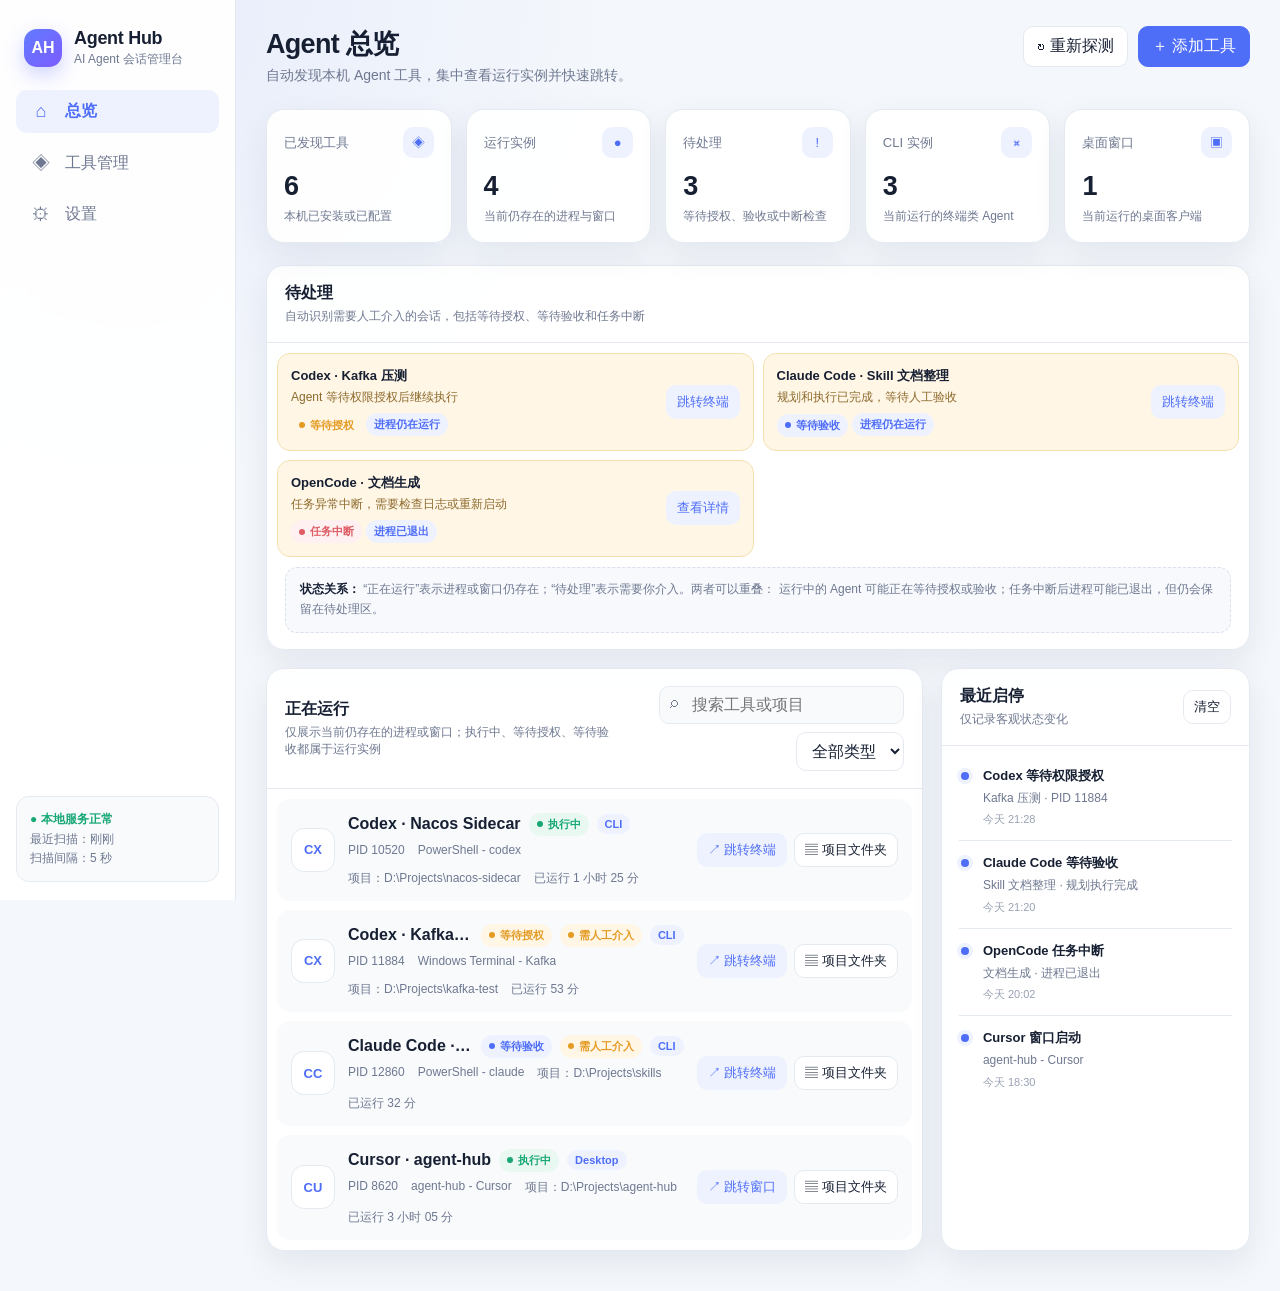
<file: docs/prototypes/agent_hub_prototype_v3.html>
<!DOCTYPE html>
<html lang="zh-CN">
<head>
  <meta charset="UTF-8" />
  <meta name="viewport" content="width=device-width, initial-scale=1.0" />
  <title>Agent Hub - AI Agent 会话管理台原型</title>
  <style>
    :root {
      --bg: #f4f7fb;
      --surface: #ffffff;
      --surface-soft: #f8fafc;
      --border: #e5eaf1;
      --text: #172033;
      --muted: #6e7890;
      --primary: #4f6ef7;
      --primary-soft: #eef2ff;
      --success: #18a875;
      --success-soft: #eaf8f2;
      --warning: #e49b23;
      --warning-soft: #fff6e6;
      --danger: #df5b64;
      --danger-soft: #fff0f1;
      --shadow: 0 12px 32px rgba(30, 48, 84, 0.08);
      --radius-lg: 18px;
      --radius-md: 12px;
      --radius-sm: 9px;
    }

    * { box-sizing: border-box; }

    body {
      margin: 0;
      font-family: Inter, "Segoe UI", "PingFang SC", "Microsoft YaHei", sans-serif;
      color: var(--text);
      background:
        radial-gradient(circle at 10% 0%, rgba(91, 114, 255, 0.08), transparent 28%),
        var(--bg);
    }

    button, input, select { font: inherit; }

    .app {
      display: grid;
      grid-template-columns: 236px minmax(0, 1fr);
      min-height: 100vh;
    }

    .sidebar {
      position: sticky;
      top: 0;
      height: 100vh;
      padding: 22px 16px;
      background: rgba(255, 255, 255, 0.92);
      border-right: 1px solid var(--border);
      backdrop-filter: blur(16px);
      z-index: 10;
    }

    .brand {
      display: flex;
      align-items: center;
      gap: 12px;
      padding: 6px 8px 22px;
    }

    .brand-mark {
      width: 38px;
      height: 38px;
      display: grid;
      place-items: center;
      border-radius: 13px;
      color: #fff;
      background: linear-gradient(135deg, #627bff, #7c5cff);
      box-shadow: 0 8px 20px rgba(89, 105, 246, 0.28);
      font-weight: 800;
    }

    .brand h1 {
      margin: 0;
      font-size: 18px;
      letter-spacing: -0.3px;
    }

    .brand p {
      margin: 2px 0 0;
      color: var(--muted);
      font-size: 12px;
    }

    .nav {
      display: grid;
      gap: 7px;
    }

    .nav-btn {
      width: 100%;
      display: flex;
      align-items: center;
      gap: 12px;
      border: 0;
      background: transparent;
      color: var(--muted);
      padding: 11px 13px;
      border-radius: 11px;
      cursor: pointer;
      text-align: left;
      transition: .18s ease;
    }

    .nav-btn:hover {
      background: var(--surface-soft);
      color: var(--text);
    }

    .nav-btn.active {
      color: var(--primary);
      background: var(--primary-soft);
      font-weight: 700;
    }

    .nav-icon {
      width: 24px;
      text-align: center;
      font-size: 18px;
    }

    .sidebar-footer {
      position: absolute;
      left: 16px;
      right: 16px;
      bottom: 18px;
      padding: 13px;
      border: 1px solid var(--border);
      border-radius: 13px;
      background: var(--surface-soft);
      color: var(--muted);
      font-size: 12px;
      line-height: 1.6;
    }

    .sidebar-footer strong {
      color: var(--success);
    }

    .main {
      padding: 26px 30px 40px;
      min-width: 0;
    }

    .topbar {
      display: flex;
      align-items: flex-start;
      justify-content: space-between;
      gap: 18px;
      margin-bottom: 24px;
    }

    .topbar h2 {
      margin: 0 0 5px;
      font-size: 27px;
      letter-spacing: -0.7px;
    }

    .topbar p {
      margin: 0;
      color: var(--muted);
      font-size: 14px;
    }

    .top-actions {
      display: flex;
      gap: 10px;
      flex-wrap: wrap;
      justify-content: flex-end;
    }

    .btn {
      border: 1px solid var(--border);
      background: var(--surface);
      color: var(--text);
      border-radius: 10px;
      padding: 9px 13px;
      cursor: pointer;
      transition: .18s ease;
      display: inline-flex;
      align-items: center;
      gap: 7px;
      white-space: nowrap;
    }

    .btn:hover {
      transform: translateY(-1px);
      box-shadow: 0 7px 18px rgba(35, 53, 94, 0.09);
    }

    .btn.primary {
      color: #fff;
      border-color: var(--primary);
      background: var(--primary);
    }

    .btn.soft {
      border-color: transparent;
      background: var(--primary-soft);
      color: var(--primary);
    }

    .btn.danger {
      color: var(--danger);
      background: var(--danger-soft);
      border-color: transparent;
    }

    .btn.small {
      padding: 7px 10px;
      font-size: 13px;
    }

    .btn.icon-only {
      width: 36px;
      height: 36px;
      padding: 0;
      justify-content: center;
    }

    .stats {
      display: grid;
      grid-template-columns: repeat(5, minmax(0, 1fr));
      gap: 14px;
      margin-bottom: 22px;
    }

    .stat-card {
      background: rgba(255,255,255,.96);
      border: 1px solid var(--border);
      border-radius: var(--radius-lg);
      padding: 17px;
      box-shadow: var(--shadow);
      min-width: 0;
    }

    .stat-head {
      display: flex;
      justify-content: space-between;
      align-items: center;
      color: var(--muted);
      font-size: 13px;
      margin-bottom: 13px;
    }

    .stat-icon {
      width: 31px;
      height: 31px;
      display: grid;
      place-items: center;
      border-radius: 10px;
      background: var(--primary-soft);
      color: var(--primary);
    }

    .stat-value {
      font-size: 27px;
      font-weight: 800;
      letter-spacing: -0.8px;
    }

    .stat-foot {
      color: var(--muted);
      font-size: 12px;
      margin-top: 6px;
    }

    .content-grid {
      display: grid;
      grid-template-columns: minmax(0, 1.7fr) minmax(280px, .8fr);
      gap: 18px;
    }

    .panel {
      background: rgba(255,255,255,.96);
      border: 1px solid var(--border);
      border-radius: var(--radius-lg);
      box-shadow: var(--shadow);
      min-width: 0;
      overflow: hidden;
    }

    .panel-header {
      padding: 17px 18px;
      border-bottom: 1px solid var(--border);
      display: flex;
      align-items: center;
      justify-content: space-between;
      gap: 15px;
    }

    .panel-title h3 {
      margin: 0;
      font-size: 16px;
    }

    .panel-title p {
      margin: 4px 0 0;
      color: var(--muted);
      font-size: 12px;
    }

    .toolbar {
      display: flex;
      gap: 8px;
      align-items: center;
      flex-wrap: wrap;
      justify-content: flex-end;
    }

    .search {
      position: relative;
      min-width: 190px;
    }

    .search input {
      width: 100%;
      border: 1px solid var(--border);
      background: var(--surface-soft);
      border-radius: 10px;
      padding: 9px 11px 9px 32px;
      outline: none;
      color: var(--text);
    }

    .search::before {
      content: "⌕";
      position: absolute;
      left: 11px;
      top: 7px;
      color: var(--muted);
    }

    select {
      border: 1px solid var(--border);
      background: var(--surface);
      color: var(--text);
      border-radius: 10px;
      padding: 9px 11px;
      outline: none;
    }

    .instance-list {
      padding: 10px;
      display: grid;
      gap: 9px;
    }

    .instance-card {
      display: grid;
      grid-template-columns: 44px minmax(0, 1fr) auto;
      align-items: center;
      gap: 13px;
      padding: 13px;
      border: 1px solid transparent;
      border-radius: 13px;
      background: var(--surface-soft);
      transition: .18s ease;
    }

    .instance-card:hover {
      border-color: #dfe6f3;
      transform: translateY(-1px);
      background: #fff;
      box-shadow: 0 8px 20px rgba(45, 64, 104, .07);
    }

    .tool-logo {
      width: 44px;
      height: 44px;
      display: grid;
      place-items: center;
      border-radius: 13px;
      background: #fff;
      border: 1px solid var(--border);
      font-weight: 800;
      font-size: 13px;
      color: var(--primary);
    }

    .instance-main {
      min-width: 0;
    }

    .instance-top {
      display: flex;
      align-items: center;
      gap: 8px;
      min-width: 0;
    }

    .instance-name {
      font-weight: 750;
      overflow: hidden;
      text-overflow: ellipsis;
      white-space: nowrap;
    }

    .badge {
      display: inline-flex;
      align-items: center;
      gap: 5px;
      padding: 4px 8px;
      border-radius: 999px;
      font-size: 11px;
      font-weight: 700;
      white-space: nowrap;
    }

    .badge.running {
      color: var(--success);
      background: var(--success-soft);
    }

    .badge.idle {
      color: var(--warning);
      background: var(--warning-soft);
    }

    .badge.stopped {
      color: var(--muted);
      background: #edf0f5;
    }

    .badge.error {
      color: var(--danger);
      background: var(--danger-soft);
    }

    .badge.type {
      color: var(--primary);
      background: var(--primary-soft);
    }

    .dot {
      width: 6px;
      height: 6px;
      border-radius: 50%;
      background: currentColor;
    }

    .instance-meta {
      margin-top: 7px;
      color: var(--muted);
      font-size: 12px;
      display: flex;
      gap: 13px;
      flex-wrap: wrap;
      min-width: 0;
    }

    .instance-meta span {
      overflow: hidden;
      text-overflow: ellipsis;
      white-space: nowrap;
      max-width: 250px;
    }

    .instance-actions {
      display: flex;
      gap: 7px;
      align-items: center;
    }

    .event-list {
      padding: 8px 17px 16px;
      max-height: 575px;
      overflow: auto;
    }

    .event-item {
      display: grid;
      grid-template-columns: 11px minmax(0, 1fr);
      gap: 11px;
      padding: 13px 2px;
      border-bottom: 1px solid var(--border);
    }

    .event-item:last-child { border-bottom: 0; }

    .event-line {
      position: relative;
      padding-top: 4px;
    }

    .event-line::before {
      content: "";
      width: 8px;
      height: 8px;
      border-radius: 50%;
      position: absolute;
      top: 5px;
      left: 0;
      background: var(--primary);
      box-shadow: 0 0 0 4px var(--primary-soft);
    }

    .event-body strong {
      font-size: 13px;
      display: block;
      margin-bottom: 4px;
    }

    .event-body p {
      margin: 0;
      color: var(--muted);
      font-size: 12px;
      line-height: 1.55;
    }

    .event-time {
      margin-top: 5px;
      color: #98a1b3;
      font-size: 11px;
    }

    .tool-grid {
      display: grid;
      grid-template-columns: repeat(3, minmax(0, 1fr));
      gap: 12px;
      padding: 14px;
    }

    .tool-card {
      padding: 15px;
      border: 1px solid var(--border);
      border-radius: 14px;
      background: var(--surface-soft);
    }

    .tool-card-head {
      display: flex;
      align-items: center;
      justify-content: space-between;
      gap: 12px;
      margin-bottom: 14px;
    }

    .tool-name {
      display: flex;
      align-items: center;
      gap: 10px;
      font-weight: 750;
    }

    .tool-card p {
      margin: 0 0 12px;
      color: var(--muted);
      font-size: 12px;
      line-height: 1.65;
    }

    .tool-card-actions {
      display: flex;
      gap: 8px;
    }


    .pending-panel {
      margin-bottom: 18px;
    }

    .pending-list {
      padding: 10px;
      display: grid;
      grid-template-columns: repeat(2, minmax(0, 1fr));
      gap: 9px;
    }

    .pending-item {
      display: flex;
      align-items: center;
      justify-content: space-between;
      gap: 12px;
      padding: 13px;
      border: 1px solid #f4dfb1;
      border-radius: 13px;
      background: var(--warning-soft);
    }

    .pending-item-main {
      min-width: 0;
    }

    .pending-item strong {
      display: block;
      font-size: 13px;
      margin-bottom: 4px;
    }

    .pending-item p {
      margin: 0;
      color: #8d6a2c;
      font-size: 12px;
      overflow: hidden;
      text-overflow: ellipsis;
      white-space: nowrap;
    }

    .info-box {
      margin: 18px 18px 0;
      padding: 14px 15px;
      border-radius: 12px;
      background: var(--primary-soft);
      color: #4657a6;
      font-size: 13px;
      line-height: 1.65;
    }

    .field-help {
      color: var(--muted);
      font-size: 11px;
      line-height: 1.5;
      margin-top: -2px;
    }

    .prototype-note {
      margin-top: 10px;
      color: var(--muted);
      font-size: 12px;
    }


    .detect-result {
      border-radius: 12px;
      padding: 13px 14px;
      font-size: 12px;
      line-height: 1.65;
      display: none;
    }

    .detect-result.show { display: block; }

    .detect-result.success {
      color: #13775a;
      background: var(--success-soft);
      border: 1px solid #bfe8d8;
    }

    .detect-result.error {
      color: #a8444c;
      background: var(--danger-soft);
      border: 1px solid #f0c4c8;
    }

    .detect-result.warning {
      color: #8a6322;
      background: var(--warning-soft);
      border: 1px solid #efd9a9;
    }

    .detect-result strong {
      display: block;
      margin-bottom: 5px;
      font-size: 13px;
    }

    .detect-result ul {
      margin: 6px 0 0 18px;
      padding: 0;
    }

    .logic-note {
      margin: 0 18px 16px;
      padding: 12px 14px;
      border-radius: 12px;
      background: #f7f9fd;
      border: 1px dashed #d9e0ec;
      color: var(--muted);
      font-size: 12px;
      line-height: 1.65;
    }

    .logic-note strong { color: var(--text); }

    .state-executing {
      color: var(--success);
      background: var(--success-soft);
    }

    .state-permission {
      color: var(--warning);
      background: var(--warning-soft);
    }

    .state-review {
      color: var(--primary);
      background: var(--primary-soft);
    }

    .state-interrupted {
      color: var(--danger);
      background: var(--danger-soft);
    }

    .hidden { display: none !important; }

    .page { display: none; }
    .page.active { display: block; }

    .empty {
      padding: 40px 20px;
      text-align: center;
      color: var(--muted);
    }

    .empty .icon {
      font-size: 34px;
      margin-bottom: 8px;
    }

    .settings-form {
      padding: 18px;
      display: grid;
      gap: 15px;
      max-width: 760px;
    }

    .form-row {
      display: grid;
      grid-template-columns: 180px minmax(0, 1fr);
      gap: 18px;
      align-items: center;
    }

    .form-label strong {
      display: block;
      font-size: 13px;
      margin-bottom: 4px;
    }

    .form-label span {
      color: var(--muted);
      font-size: 12px;
    }

    .form-control input,
    .form-control select {
      width: 100%;
      border: 1px solid var(--border);
      border-radius: 10px;
      padding: 10px 11px;
      background: var(--surface-soft);
      outline: none;
    }

    .switch {
      width: 46px;
      height: 25px;
      border-radius: 999px;
      background: #cfd5e2;
      position: relative;
      cursor: pointer;
      transition: .2s ease;
    }

    .switch::after {
      content: "";
      width: 19px;
      height: 19px;
      border-radius: 50%;
      background: #fff;
      position: absolute;
      top: 3px;
      left: 3px;
      box-shadow: 0 2px 6px rgba(0,0,0,.18);
      transition: .2s ease;
    }

    .switch.on {
      background: var(--primary);
    }

    .switch.on::after {
      left: 24px;
    }

    .modal {
      position: fixed;
      inset: 0;
      z-index: 100;
      background: rgba(22, 29, 45, .4);
      display: grid;
      place-items: center;
      padding: 20px;
    }

    .modal-card {
      width: min(520px, 100%);
      background: #fff;
      border-radius: 18px;
      box-shadow: 0 24px 80px rgba(19, 27, 45, .26);
      overflow: hidden;
    }

    .modal-header {
      padding: 18px 20px;
      border-bottom: 1px solid var(--border);
      display: flex;
      justify-content: space-between;
      align-items: center;
    }

    .modal-header h3 { margin: 0; }

    .modal-body {
      padding: 20px;
      display: grid;
      gap: 14px;
    }

    .modal-body label {
      display: grid;
      gap: 7px;
      color: var(--muted);
      font-size: 12px;
    }

    .modal-body input,
    .modal-body select {
      border: 1px solid var(--border);
      border-radius: 10px;
      padding: 10px 11px;
      outline: none;
      color: var(--text);
    }

    .modal-footer {
      padding: 15px 20px 20px;
      display: flex;
      justify-content: flex-end;
      gap: 9px;
    }

    .toast-wrap {
      position: fixed;
      top: 18px;
      right: 18px;
      z-index: 200;
      display: grid;
      gap: 8px;
      pointer-events: none;
    }

    .toast {
      min-width: 250px;
      padding: 12px 14px;
      border-radius: 11px;
      color: var(--text);
      background: #fff;
      box-shadow: 0 12px 32px rgba(24, 35, 59, .18);
      border: 1px solid var(--border);
      animation: slideIn .22s ease;
      font-size: 13px;
    }

    @keyframes slideIn {
      from { opacity: 0; transform: translateY(-8px); }
      to { opacity: 1; transform: translateY(0); }
    }

    @media (max-width: 1100px) {
      .stats { grid-template-columns: repeat(3, 1fr); }
      .content-grid { grid-template-columns: 1fr; }
      .tool-grid { grid-template-columns: repeat(2, 1fr); }
    }

    @media (max-width: 780px) {
      .pending-list { grid-template-columns: 1fr; }
      .app { grid-template-columns: 1fr; }
      .sidebar {
        position: static;
        height: auto;
        border-right: 0;
        border-bottom: 1px solid var(--border);
      }
      .nav { grid-template-columns: repeat(3, 1fr); }
      .sidebar-footer { display: none; }
      .main { padding: 20px 16px 32px; }
      .topbar { flex-direction: column; }
      .top-actions { justify-content: flex-start; }
      .stats { grid-template-columns: repeat(2, 1fr); }
      .tool-grid { grid-template-columns: 1fr; }
      .instance-card {
        grid-template-columns: 42px minmax(0, 1fr);
      }
      .instance-actions {
        grid-column: 1 / -1;
        padding-left: 55px;
      }
      .form-row { grid-template-columns: 1fr; gap: 8px; }
    }
  </style>
</head>
<body>
  <div class="app">
    <aside class="sidebar">
      <div class="brand">
        <div class="brand-mark">AH</div>
        <div>
          <h1>Agent Hub</h1>
          <p>AI Agent 会话管理台</p>
        </div>
      </div>

      <nav class="nav">
        <button class="nav-btn active" data-page="overview">
          <span class="nav-icon">⌂</span><span>总览</span>
        </button>
        <button class="nav-btn" data-page="tools">
          <span class="nav-icon">◈</span><span>工具管理</span>
        </button>
        <button class="nav-btn" data-page="settings">
          <span class="nav-icon">⚙</span><span>设置</span>
        </button>
      </nav>

      <div class="sidebar-footer">
        <strong>● 本地服务正常</strong><br />
        最近扫描：<span id="lastScanSidebar">刚刚</span><br />
        扫描间隔：5 秒
      </div>
    </aside>

    <main class="main">
      <section id="overview" class="page active">
        <div class="topbar">
          <div>
            <h2>Agent 总览</h2>
            <p>自动发现本机 Agent 工具，集中查看运行实例并快速跳转。</p>
          </div>
          <div class="top-actions">
            <button class="btn" id="refreshBtn">↻ 重新探测</button>
            <button class="btn primary" id="addToolBtn">＋ 添加工具</button>
          </div>
        </div>

        <div class="stats" id="stats"></div>

        <section class="panel pending-panel">
          <div class="panel-header">
            <div class="panel-title">
              <h3>待处理</h3>
              <p>自动识别需要人工介入的会话，包括等待授权、等待验收和任务中断</p>
            </div>
          </div>
          <div class="pending-list" id="pendingList"></div>
          <div class="logic-note">
            <strong>状态关系：</strong>
            “正在运行”表示进程或窗口仍存在；“待处理”表示需要你介入。两者可以重叠：
            运行中的 Agent 可能正在等待授权或验收；任务中断后进程可能已退出，但仍会保留在待处理区。
          </div>
        </section>

        <div class="content-grid">
          <section class="panel">
            <div class="panel-header">
              <div class="panel-title">
                <h3>正在运行</h3>
                <p>仅展示当前仍存在的进程或窗口；执行中、等待授权、等待验收都属于运行实例</p>
              </div>
              <div class="toolbar">
                <div class="search">
                  <input id="instanceSearch" placeholder="搜索工具或项目" />
                </div>
                <select id="typeFilter">
                  <option value="all">全部类型</option>
                  <option value="CLI">CLI</option>
                  <option value="Desktop">桌面</option>
                </select>
              </div>
            </div>
            <div class="instance-list" id="instanceList"></div>
          </section>

          <section class="panel">
            <div class="panel-header">
              <div class="panel-title">
                <h3>最近启停</h3>
                <p>仅记录客观状态变化</p>
              </div>
              <button class="btn small" id="clearEventsBtn">清空</button>
            </div>
            <div class="event-list" id="eventList"></div>
          </section>
        </div>
      </section>

      <section id="tools" class="page">
        <div class="topbar">
          <div>
            <h2>工具管理</h2>
            <p>查看自动发现结果，并维护启动命令与识别规则。</p>
          </div>
          <div class="top-actions">
            <button class="btn" id="detectToolsBtn">⌁ 自动探测</button>
            <button class="btn primary" id="addToolBtn2">＋ 添加工具</button>
          </div>
        </div>

        <section class="panel">
          <div class="panel-header">
            <div class="panel-title">
              <h3>已发现工具</h3>
              <p>自动发现为主，人工补充为辅</p>
            </div>
          </div>
          <div class="tool-grid" id="toolGrid"></div>
        </section>
      </section>

      <section id="settings" class="page">
        <div class="topbar">
          <div>
            <h2>运行设置</h2>
            <p>这里只配置管理台本身的运行方式；每个 Agent 的识别规则在“工具管理”中设置。</p>
          </div>
          <div class="top-actions">
            <button class="btn primary" id="saveSettingsBtn">保存设置</button>
          </div>
        </div>

        <section class="panel">
          <div class="info-box">
            <strong>自动探测默认开启。</strong>
            管理台会周期性扫描本机进程和窗口，因此无需单独设置“是否自动探测”。工具名称、启动命令、进程关键字和窗口关键字统一放在工具配置中维护。
          </div>

          <div class="settings-form">
            <div class="form-row">
              <div class="form-label">
                <strong>扫描间隔</strong>
                <span>多久刷新一次运行实例</span>
              </div>
              <div class="form-control">
                <select id="scanInterval">
                  <option value="3">3 秒</option>
                  <option value="5">5 秒</option>
                  <option value="10">10 秒</option>
                  <option value="30">30 秒</option>
                </select>
              </div>
            </div>

            <div class="form-row">
              <div class="form-label">
                <strong>启动后打开浏览器</strong>
                <span>本地服务启动后自动进入管理页面</span>
              </div>
              <div class="form-control">
                <div class="switch on" id="openBrowserSwitch"></div>
              </div>
            </div>

            <div class="form-row">
              <div class="form-label">
                <strong>默认终端</strong>
                <span>仅在从管理台启动 CLI Agent 时使用</span>
              </div>
              <div class="form-control">
                <select id="defaultTerminal">
                  <option>Windows Terminal</option>
                  <option>PowerShell</option>
                  <option>CMD</option>
                </select>
              </div>
            </div>
          </div>
        </section>
      </section>
    </main>
  </div>

  <div id="toolModal" class="modal hidden">
    <div class="modal-card">
      <div class="modal-header">
        <h3 id="toolModalTitle">添加 Agent 工具</h3>
        <button class="btn icon-only" id="closeModalBtn">×</button>
      </div>
      <div class="modal-body">
        <label>
          工具名称
          <input id="toolNameInput" placeholder="例如：Kimi CLI" />
        </label>

        <label>
          工具类型
          <select id="toolTypeInput">
            <option value="CLI">CLI</option>
            <option value="Desktop">桌面客户端</option>
          </select>
        </label>

        <label>
          启动命令或程序路径
          <input id="toolCommandInput" placeholder="CLI 填 codex；桌面应用填 exe 路径" />
          <span class="field-help">用于点击“启动”时运行该工具。</span>
        </label>

        <label>
          进程匹配关键字
          <input id="toolKeywordInput" placeholder="例如：codex、Cursor.exe" />
          <span class="field-help">用于在 Windows 进程列表中识别该工具。</span>
        </label>

        <label>
          命令行匹配关键字
          <input id="commandKeywordInput" placeholder="例如：@openai/codex" />
          <span class="field-help">当实际进程名是 node.exe 时，用它区分不同 CLI Agent。</span>
        </label>

        <label>
          窗口标题关键字
          <input id="windowKeywordInput" placeholder="例如：Cursor；CLI 工具可留空" />
          <span class="field-help">主要用于识别和跳转桌面客户端窗口。</span>
        </label>

        <div id="detectResult" class="detect-result"></div>
      </div>
      <div class="modal-footer">
        <button class="btn" id="cancelModalBtn">取消</button>
        <button class="btn soft" id="testConfigBtn">⌁ 探测配置</button>
        <button class="btn primary" id="confirmAddToolBtn">保存配置</button>
      </div>
    </div>
  </div>

  <div class="toast-wrap" id="toastWrap"></div>

  <script>
    const STORAGE_KEY = "agentHubPrototypeV3";

    const defaultState = {
      tools: [
        { id: 1, name: "Codex", type: "CLI", installed: true, running: true, command: "codex", processKeyword: "node.exe", commandKeyword: "@openai/codex", windowKeyword: "", icon: "CX", desc: "通过 npm 安装的 OpenAI 编码 Agent" },
        { id: 2, name: "Claude Code", type: "CLI", installed: true, running: true, command: "claude", processKeyword: "node.exe", commandKeyword: "claude-code", windowKeyword: "", icon: "CC", desc: "运行于终端中的 Claude 编码 Agent" },
        { id: 3, name: "OpenCode", type: "CLI", installed: true, running: false, command: "opencode", processKeyword: "opencode", commandKeyword: "opencode", windowKeyword: "", icon: "OC", desc: "本地命令行 Agent 工具" },
        { id: 4, name: "Gemini CLI", type: "CLI", installed: true, running: false, command: "gemini", processKeyword: "node.exe", commandKeyword: "gemini", windowKeyword: "", icon: "GM", desc: "Google Gemini 命令行工具" },
        { id: 5, name: "Cursor", type: "Desktop", installed: true, running: true, command: "Cursor.exe", processKeyword: "Cursor.exe", commandKeyword: "", windowKeyword: "Cursor", icon: "CU", desc: "AI 编程桌面客户端" },
        { id: 6, name: "Windsurf", type: "Desktop", installed: true, running: false, command: "Windsurf.exe", processKeyword: "Windsurf.exe", commandKeyword: "", windowKeyword: "Windsurf", icon: "WS", desc: "AI 编程桌面客户端" },
        { id: 7, name: "Claude Desktop", type: "Desktop", installed: false, running: false, command: "Claude.exe", processKeyword: "Claude.exe", commandKeyword: "", windowKeyword: "Claude", icon: "CD", desc: "Claude 桌面客户端" }
      ],
      instances: [
        {
          id: 101, tool: "Codex", type: "CLI", project: "Nacos Sidecar",
          projectPath: "D:\\Projects\\nacos-sidecar", pid: 10520,
          title: "PowerShell - codex", started: "20:10", duration: "1 小时 25 分",
          runtimeStatus: "running", activityStatus: "executing",
          attentionStatus: "none", attentionReason: "", icon: "CX"
        },
        {
          id: 102, tool: "Codex", type: "CLI", project: "Kafka 压测",
          projectPath: "D:\\Projects\\kafka-test", pid: 11884,
          title: "Windows Terminal - Kafka", started: "20:42", duration: "53 分",
          runtimeStatus: "running", activityStatus: "waiting_permission",
          attentionStatus: "pending", attentionReason: "Agent 等待权限授权后继续执行", icon: "CX"
        },
        {
          id: 103, tool: "Claude Code", type: "CLI", project: "Skill 文档整理",
          projectPath: "D:\\Projects\\skills", pid: 12860,
          title: "PowerShell - claude", started: "21:03", duration: "32 分",
          runtimeStatus: "running", activityStatus: "awaiting_review",
          attentionStatus: "pending", attentionReason: "规划和执行已完成，等待人工验收", icon: "CC"
        },
        {
          id: 104, tool: "Cursor", type: "Desktop", project: "agent-hub",
          projectPath: "D:\\Projects\\agent-hub", pid: 8620,
          title: "agent-hub - Cursor", started: "18:30", duration: "3 小时 05 分",
          runtimeStatus: "running", activityStatus: "executing",
          attentionStatus: "none", attentionReason: "", icon: "CU"
        },
        {
          id: 105, tool: "OpenCode", type: "CLI", project: "文档生成",
          projectPath: "D:\\Projects\\docs", pid: 0,
          title: "OpenCode 会话已退出", started: "19:20", duration: "42 分",
          runtimeStatus: "error", activityStatus: "interrupted",
          attentionStatus: "pending", attentionReason: "任务异常中断，需要检查日志或重新启动", icon: "OC"
        }
      ],
      events: [
        { title: "Codex 等待权限授权", detail: "Kafka 压测 · PID 11884", time: "今天 21:28" },
        { title: "Claude Code 等待验收", detail: "Skill 文档整理 · 规划执行完成", time: "今天 21:20" },
        { title: "OpenCode 任务中断", detail: "文档生成 · 进程已退出", time: "今天 20:02" },
        { title: "Cursor 窗口启动", detail: "agent-hub - Cursor", time: "今天 18:30" }
      ],
      settings: {
        scanInterval: "5",
        openBrowser: true,
        defaultTerminal: "Windows Terminal"
      }
    };

    const mockEnvironment = {
      commands: ["codex", "claude", "opencode", "gemini", "Cursor.exe", "Windsurf.exe"],
      processKeywords: ["node.exe", "codex", "claude", "claude-code", "opencode", "gemini", "Cursor.exe", "Windsurf.exe"],
      commandKeywords: ["@openai/codex", "claude-code", "opencode", "gemini"],
      windowKeywords: ["Cursor", "Windsurf", "Windows Terminal", "PowerShell"]
    };

    function clone(value) {
      return JSON.parse(JSON.stringify(value));
    }

    function loadState() {
      try {
        const saved = JSON.parse(localStorage.getItem(STORAGE_KEY));
        if (!saved) return clone(defaultState);
        return {
          tools: Array.isArray(saved.tools) ? saved.tools : clone(defaultState.tools),
          instances: Array.isArray(saved.instances) ? saved.instances : clone(defaultState.instances),
          events: Array.isArray(saved.events) ? saved.events : clone(defaultState.events),
          settings: { ...defaultState.settings, ...(saved.settings || {}) }
        };
      } catch {
        return clone(defaultState);
      }
    }

    const state = loadState();
    let editingToolId = null;

    const $ = (selector) => document.querySelector(selector);
    const $$ = (selector) => [...document.querySelectorAll(selector)];

    function saveState() {
      localStorage.setItem(STORAGE_KEY, JSON.stringify(state));
    }

    function toast(message) {
      const el = document.createElement("div");
      el.className = "toast";
      el.textContent = message;
      $("#toastWrap").appendChild(el);
      setTimeout(() => el.remove(), 3000);
    }

    function addEvent(title, detail) {
      state.events.unshift({ title, detail, time: "刚刚" });
      state.events = state.events.slice(0, 50);
      saveState();
    }

    function activityLabel(item) {
      const map = {
        executing: ["执行中", "state-executing"],
        waiting_permission: ["等待授权", "state-permission"],
        awaiting_review: ["等待验收", "state-review"],
        interrupted: ["任务中断", "state-interrupted"]
      };
      return map[item.activityStatus] || ["状态未知", "stopped"];
    }

    function activeInstances() {
      return state.instances.filter(i => i.runtimeStatus === "running");
    }

    function pendingInstances() {
      return state.instances.filter(i => i.attentionStatus === "pending");
    }

    function renderStats() {
      const discovered = state.tools.filter(t => t.installed).length;
      const running = activeInstances().length;
      const pending = pendingInstances().length;
      const cli = activeInstances().filter(i => i.type === "CLI").length;
      const desktop = activeInstances().filter(i => i.type === "Desktop").length;

      const cards = [
        ["已发现工具", discovered, "◈", "本机已安装或已配置"],
        ["运行实例", running, "●", "当前仍存在的进程与窗口"],
        ["待处理", pending, "!", "等待授权、验收或中断检查"],
        ["CLI 实例", cli, "⌘", "当前运行的终端类 Agent"],
        ["桌面窗口", desktop, "▣", "当前运行的桌面客户端"]
      ];

      $("#stats").innerHTML = cards.map(([label, value, icon, foot]) => `
        <div class="stat-card">
          <div class="stat-head">
            <span>${label}</span>
            <span class="stat-icon">${icon}</span>
          </div>
          <div class="stat-value">${value}</div>
          <div class="stat-foot">${foot}</div>
        </div>
      `).join("");
    }

    function renderPending() {
      const items = pendingInstances();
      if (!items.length) {
        $("#pendingList").innerHTML = `
          <div class="empty" style="grid-column:1/-1;padding:22px">
            当前没有需要人工介入的会话
          </div>`;
        return;
      }

      $("#pendingList").innerHTML = items.map(item => {
        const [label, cls] = activityLabel(item);
        return `
          <div class="pending-item">
            <div class="pending-item-main">
              <strong>${item.tool} · ${item.project}</strong>
              <p>${item.attentionReason}</p>
              <div style="margin-top:7px">
                <span class="badge ${cls}"><span class="dot"></span>${label}</span>
                <span class="badge type">${item.runtimeStatus === "running" ? "进程仍在运行" : "进程已退出"}</span>
              </div>
            </div>
            <div class="instance-actions">
              <button class="btn small soft" data-pending-action="focus" data-id="${item.id}">
                ${item.runtimeStatus === "running"
                  ? (item.type === "CLI" ? "跳转终端" : "跳转窗口")
                  : "查看详情"}
              </button>
            </div>
          </div>
        `;
      }).join("");
    }

    function renderInstances() {
      const keyword = $("#instanceSearch")?.value.trim().toLowerCase() || "";
      const type = $("#typeFilter")?.value || "all";

      const items = activeInstances().filter(item => {
        const matchKeyword = [item.tool, item.project, item.title, item.projectPath]
          .join(" ")
          .toLowerCase()
          .includes(keyword);
        const matchType = type === "all" || item.type === type;
        return matchKeyword && matchType;
      });

      if (!items.length) {
        $("#instanceList").innerHTML = `
          <div class="empty">
            <div class="icon">⌕</div>
            未找到匹配的运行实例
          </div>`;
        return;
      }

      $("#instanceList").innerHTML = items.map(item => {
        const [label, cls] = activityLabel(item);
        const jumpLabel = item.type === "CLI" ? "跳转终端" : "跳转窗口";
        return `
          <div class="instance-card">
            <div class="tool-logo">${item.icon}</div>
            <div class="instance-main">
              <div class="instance-top">
                <div class="instance-name">${item.tool} · ${item.project}</div>
                <span class="badge ${cls}"><span class="dot"></span>${label}</span>
                ${item.attentionStatus === "pending" ? `<span class="badge idle"><span class="dot"></span>需人工介入</span>` : ""}
                <span class="badge type">${item.type}</span>
              </div>
              <div class="instance-meta">
                <span>PID ${item.pid}</span>
                <span>${item.title}</span>
                <span title="${item.projectPath || "未识别项目文件夹"}">项目：${item.projectPath || "未识别"}</span>
                <span>已运行 ${item.duration}</span>
              </div>
            </div>
            <div class="instance-actions">
              <button class="btn small soft" data-action="focus" data-id="${item.id}">↗ ${jumpLabel}</button>
              <button class="btn small" data-action="folder" data-id="${item.id}" title="使用资源管理器打开该实例关联的项目文件夹">▤ 项目文件夹</button>
            </div>
          </div>
        `;
      }).join("");
    }

    function renderEvents() {
      if (!state.events.length) {
        $("#eventList").innerHTML = `
          <div class="empty">
            <div class="icon">◌</div>
            暂无状态记录
          </div>`;
        return;
      }

      $("#eventList").innerHTML = state.events.map(event => `
        <div class="event-item">
          <div class="event-line"></div>
          <div class="event-body">
            <strong>${event.title}</strong>
            <p>${event.detail}</p>
            <div class="event-time">${event.time}</div>
          </div>
        </div>
      `).join("");
    }

    function renderTools() {
      $("#toolGrid").innerHTML = state.tools.map(tool => `
        <div class="tool-card">
          <div class="tool-card-head">
            <div class="tool-name">
              <span class="tool-logo">${tool.icon}</span>
              <span>${tool.name}</span>
            </div>
            <span class="badge ${tool.installed ? (tool.running ? "running" : "idle") : "stopped"}">
              <span class="dot"></span>
              ${tool.installed ? (tool.running ? "运行中" : "已安装") : "未发现"}
            </span>
          </div>
          <p>
            类型：${tool.type}<br />
            启动：${tool.command || "未配置"}<br />
            进程规则：${tool.processKeyword || "未配置"}<br />
            ${tool.commandKeyword ? `命令行规则：${tool.commandKeyword}` : `窗口规则：${tool.windowKeyword || "未配置"}`}
          </p>
          <div class="tool-card-actions">
            ${tool.installed
              ? `<button class="btn small ${tool.running ? "soft" : "primary"}" data-tool-action="${tool.running ? "focus" : "launch"}" data-tool-id="${tool.id}">
                   ${tool.running ? "↗ 跳转" : "▶ 启动"}
                 </button>`
              : `<button class="btn small" data-tool-action="locate" data-tool-id="${tool.id}">⌕ 指定路径</button>`
            }
            <button class="btn small" data-tool-action="edit" data-tool-id="${tool.id}">⚙ 配置</button>
          </div>
        </div>
      `).join("");
    }

    function applySettingsToUI() {
      $("#scanInterval").value = state.settings.scanInterval;
      $("#defaultTerminal").value = state.settings.defaultTerminal;
      $("#openBrowserSwitch").classList.toggle("on", !!state.settings.openBrowser);
    }

    function refreshAll() {
      renderStats();
      renderPending();
      renderInstances();
      renderEvents();
      renderTools();
      applySettingsToUI();
    }

    function simulateDetect() {
      const btns = ["#refreshBtn", "#detectToolsBtn"].map(s => $(s)).filter(Boolean);
      btns.forEach(btn => {
        btn.disabled = true;
        btn.dataset.old = btn.textContent;
        btn.textContent = "正在探测...";
      });

      setTimeout(() => {
        // Prototype behavior:
        // after user jumps to handle a pending running session,
        // the next scan detects that it no longer needs attention.
        let resolvedCount = 0;
        state.instances.forEach(item => {
          if (item.awaitingAutoResolve) {
            item.awaitingAutoResolve = false;
            item.attentionStatus = "none";
            item.attentionReason = "";
            item.activityStatus = "executing";
            resolvedCount += 1;
            addEvent("待处理状态自动解除", `${item.tool} · ${item.project}`);
          }
        });

        const time = new Date().toLocaleTimeString("zh-CN", { hour: "2-digit", minute: "2-digit", second: "2-digit" });
        $("#lastScanSidebar").textContent = time;
        addEvent(
          "自动探测完成",
          `发现 ${state.tools.filter(t => t.installed).length} 个工具、${activeInstances().length} 个运行实例${resolvedCount ? `，自动解除 ${resolvedCount} 个待处理状态` : ""}`
        );
        saveState();
        refreshAll();

        btns.forEach(btn => {
          btn.disabled = false;
          btn.textContent = btn.dataset.old;
        });
        toast(resolvedCount ? "已根据最新状态自动更新待处理事项" : "探测完成，未发现状态变化");
      }, 900);
    }

    function clearModal() {
      ["#toolNameInput", "#toolCommandInput", "#toolKeywordInput", "#commandKeywordInput", "#windowKeywordInput"]
        .forEach(id => $(id).value = "");
      $("#toolTypeInput").value = "CLI";
      showDetectResult(null);
    }

    function showDetectResult(result) {
      const box = $("#detectResult");
      box.className = "detect-result";
      box.innerHTML = "";
      if (!result) return;

      box.classList.add("show", result.level);
      box.innerHTML = `
        <strong>${result.title}</strong>
        <div>${result.summary}</div>
        ${result.items?.length ? `<ul>${result.items.map(x => `<li>${x}</li>`).join("")}</ul>` : ""}
      `;
    }

    function readToolForm() {
      return {
        name: $("#toolNameInput").value.trim(),
        type: $("#toolTypeInput").value,
        command: $("#toolCommandInput").value.trim(),
        processKeyword: $("#toolKeywordInput").value.trim(),
        commandKeyword: $("#commandKeywordInput").value.trim(),
        windowKeyword: $("#windowKeywordInput").value.trim()
      };
    }

    function testToolConfiguration() {
      const config = readToolForm();
      const failures = [];
      const warnings = [];
      const matches = [];

      if (!config.name) failures.push("未填写工具名称。");
      if (!config.command) failures.push("未填写启动命令或程序路径。");
      if (!config.processKeyword) failures.push("未填写进程匹配关键字，无法识别运行进程。");

      if (config.type === "CLI") {
        if (/^(node(\.exe)?|python(\.exe)?|java(\.exe)?)$/i.test(config.processKeyword) && !config.commandKeyword) {
          failures.push(`进程关键字“${config.processKeyword}”过于通用，必须补充命令行匹配关键字。`);
        }
        if (config.windowKeyword) warnings.push("CLI 工具通常不依赖窗口标题规则，该字段可留空。");
      } else {
        if (!config.windowKeyword) {
          warnings.push("未填写窗口标题关键字：可以识别进程，但跳转到具体桌面窗口的准确度会降低。");
        }
      }

      if (config.command && mockEnvironment.commands.some(x => x.toLowerCase() === config.command.toLowerCase())) {
        matches.push(`已找到启动命令或程序：${config.command}`);
      } else if (config.command) {
        failures.push(`未在模拟环境中找到启动命令或程序“${config.command}”。请检查 PATH、程序路径或文件名。`);
      }

      if (config.processKeyword && mockEnvironment.processKeywords.some(x =>
        x.toLowerCase().includes(config.processKeyword.toLowerCase()) ||
        config.processKeyword.toLowerCase().includes(x.toLowerCase())
      )) {
        matches.push(`进程规则可匹配：${config.processKeyword}`);
      } else if (config.processKeyword) {
        failures.push(`当前进程列表中没有匹配“${config.processKeyword}”的进程。工具可能未运行，或关键字不准确。`);
      }

      if (config.commandKeyword) {
        if (mockEnvironment.commandKeywords.some(x =>
          x.toLowerCase().includes(config.commandKeyword.toLowerCase()) ||
          config.commandKeyword.toLowerCase().includes(x.toLowerCase())
        )) {
          matches.push(`命令行规则可匹配：${config.commandKeyword}`);
        } else {
          failures.push(`当前命令行中没有匹配“${config.commandKeyword}”的内容。请检查包名或启动参数。`);
        }
      }

      if (config.windowKeyword) {
        if (mockEnvironment.windowKeywords.some(x =>
          x.toLowerCase().includes(config.windowKeyword.toLowerCase()) ||
          config.windowKeyword.toLowerCase().includes(x.toLowerCase())
        )) {
          matches.push(`窗口标题规则可匹配：${config.windowKeyword}`);
        } else {
          failures.push(`没有找到标题包含“${config.windowKeyword}”的窗口。请确认应用已打开，或调整标题关键字。`);
        }
      }

      if (failures.length) {
        showDetectResult({
          level: "error",
          title: "探测失败",
          summary: `配置尚不能稳定识别 ${config.name || "该工具"}。`,
          items: [...failures, ...warnings.map(x => `提示：${x}`)]
        });
        return false;
      }

      if (warnings.length) {
        showDetectResult({
          level: "warning",
          title: "探测通过，但存在提示",
          summary: matches.join("；"),
          items: warnings
        });
        return true;
      }

      showDetectResult({
        level: "success",
        title: "探测通过",
        summary: `配置可以识别 ${config.name}。`,
        items: matches
      });
      return true;
    }

    function openToolModal(toolId = null) {
      editingToolId = toolId;
      clearModal();

      if (toolId) {
        const tool = state.tools.find(t => t.id === toolId);
        if (!tool) return;
        $("#toolModalTitle").textContent = `配置 ${tool.name}`;
        $("#toolNameInput").value = tool.name || "";
        $("#toolTypeInput").value = tool.type || "CLI";
        $("#toolCommandInput").value = tool.command || "";
        $("#toolKeywordInput").value = tool.processKeyword || "";
        $("#commandKeywordInput").value = tool.commandKeyword || "";
        $("#windowKeywordInput").value = tool.windowKeyword || "";
      } else {
        $("#toolModalTitle").textContent = "添加 Agent 工具";
      }

      $("#toolModal").classList.remove("hidden");
      $("#toolNameInput").focus();
    }

    function closeModal() {
      $("#toolModal").classList.add("hidden");
      editingToolId = null;
      clearModal();
    }

    function saveToolConfig() {
      const config = readToolForm();

      if (!config.name || !config.command || !config.processKeyword) {
        showDetectResult({
          level: "error",
          title: "无法保存",
          summary: "请至少填写工具名称、启动命令和进程匹配关键字。",
          items: []
        });
        return;
      }

      if (editingToolId) {
        const tool = state.tools.find(t => t.id === editingToolId);
        Object.assign(tool, {
          ...config,
          icon: config.name.slice(0, 2).toUpperCase()
        });
        addEvent("工具配置已更新", `${config.name} · ${config.type}`);
        toast(`${config.name} 配置已保存`);
      } else {
        state.tools.push({
          id: Date.now(),
          ...config,
          installed: true,
          running: false,
          icon: config.name.slice(0, 2).toUpperCase(),
          desc: "用户手动添加的 Agent 工具"
        });
        addEvent("新增 Agent 工具", `${config.name} · ${config.type}`);
        toast(`${config.name} 已添加`);
      }

      saveState();
      closeModal();
      refreshAll();
    }

    function performFocus(item) {
      if (item.runtimeStatus === "running") {
        addEvent("执行窗口跳转", `${item.tool} · ${item.project}`);
        item.awaitingAutoResolve = item.attentionStatus === "pending";
        saveState();
        toast(`已跳转处理；下一次探测会根据真实状态自动判断是否解除待处理`);
      } else {
        toast(`该任务已中断。正式版本将打开日志或提供重新启动入口`);
      }
      refreshAll();
    }

    $$(".nav-btn").forEach(btn => {
      btn.addEventListener("click", () => {
        $$(".nav-btn").forEach(b => b.classList.remove("active"));
        btn.classList.add("active");
        $$(".page").forEach(p => p.classList.remove("active"));
        $("#" + btn.dataset.page).classList.add("active");
      });
    });

    $("#refreshBtn").addEventListener("click", simulateDetect);
    $("#detectToolsBtn").addEventListener("click", simulateDetect);
    $("#instanceSearch").addEventListener("input", renderInstances);
    $("#typeFilter").addEventListener("change", renderInstances);

    $("#pendingList").addEventListener("click", event => {
      const btn = event.target.closest("[data-pending-action]");
      if (!btn) return;
      const item = state.instances.find(i => i.id === Number(btn.dataset.id));
      if (item) performFocus(item);
    });

    $("#instanceList").addEventListener("click", event => {
      const btn = event.target.closest("[data-action]");
      if (!btn) return;
      const item = state.instances.find(i => i.id === Number(btn.dataset.id));
      if (!item) return;

      if (btn.dataset.action === "focus") {
        performFocus(item);
      }

      if (btn.dataset.action === "folder") {
        toast(`正式版本将用资源管理器打开：${item.projectPath || item.project}`);
      }
    });

    $("#toolGrid").addEventListener("click", event => {
      const btn = event.target.closest("[data-tool-action]");
      if (!btn) return;
      const tool = state.tools.find(t => t.id === Number(btn.dataset.toolId));
      if (!tool) return;

      const action = btn.dataset.toolAction;
      if (action === "launch") {
        tool.running = true;
        const newInstance = {
          id: Date.now(),
          tool: tool.name,
          type: tool.type,
          project: "新建会话",
          projectPath: "",
          pid: Math.floor(9000 + Math.random() * 9000),
          title: `${tool.name} - 新建会话`,
          started: new Date().toLocaleTimeString("zh-CN", { hour: "2-digit", minute: "2-digit" }),
          duration: "刚刚",
          runtimeStatus: "running",
          activityStatus: "executing",
          attentionStatus: "none",
          attentionReason: "",
          icon: tool.icon
        };
        state.instances.unshift(newInstance);
        addEvent(`${tool.name} 已启动`, `PID ${newInstance.pid}`);
        saveState();
        toast(`${tool.name} 启动成功（原型模拟）`);
      } else if (action === "focus") {
        toast(`正式版本将激活 ${tool.name} 窗口`);
      } else if (action === "locate" || action === "edit") {
        openToolModal(tool.id);
      }
      refreshAll();
    });

    $("#clearEventsBtn").addEventListener("click", () => {
      if (confirm("确定清空最近状态记录吗？")) {
        state.events = [];
        saveState();
        renderEvents();
        toast("状态记录已清空");
      }
    });

    ["#addToolBtn", "#addToolBtn2"].forEach(id => $(id).addEventListener("click", () => openToolModal()));
    $("#closeModalBtn").addEventListener("click", closeModal);
    $("#cancelModalBtn").addEventListener("click", closeModal);
    $("#testConfigBtn").addEventListener("click", testToolConfiguration);
    $("#confirmAddToolBtn").addEventListener("click", saveToolConfig);
    $("#toolModal").addEventListener("click", e => {
      if (e.target.id === "toolModal") closeModal();
    });

    $("#openBrowserSwitch").addEventListener("click", () => {
      $("#openBrowserSwitch").classList.toggle("on");
    });

    $("#saveSettingsBtn").addEventListener("click", () => {
      state.settings.scanInterval = $("#scanInterval").value;
      state.settings.openBrowser = $("#openBrowserSwitch").classList.contains("on");
      state.settings.defaultTerminal = $("#defaultTerminal").value;
      saveState();
      toast("运行设置已保存");
    });

    refreshAll();
  </script>
</body>
</html>
</file>
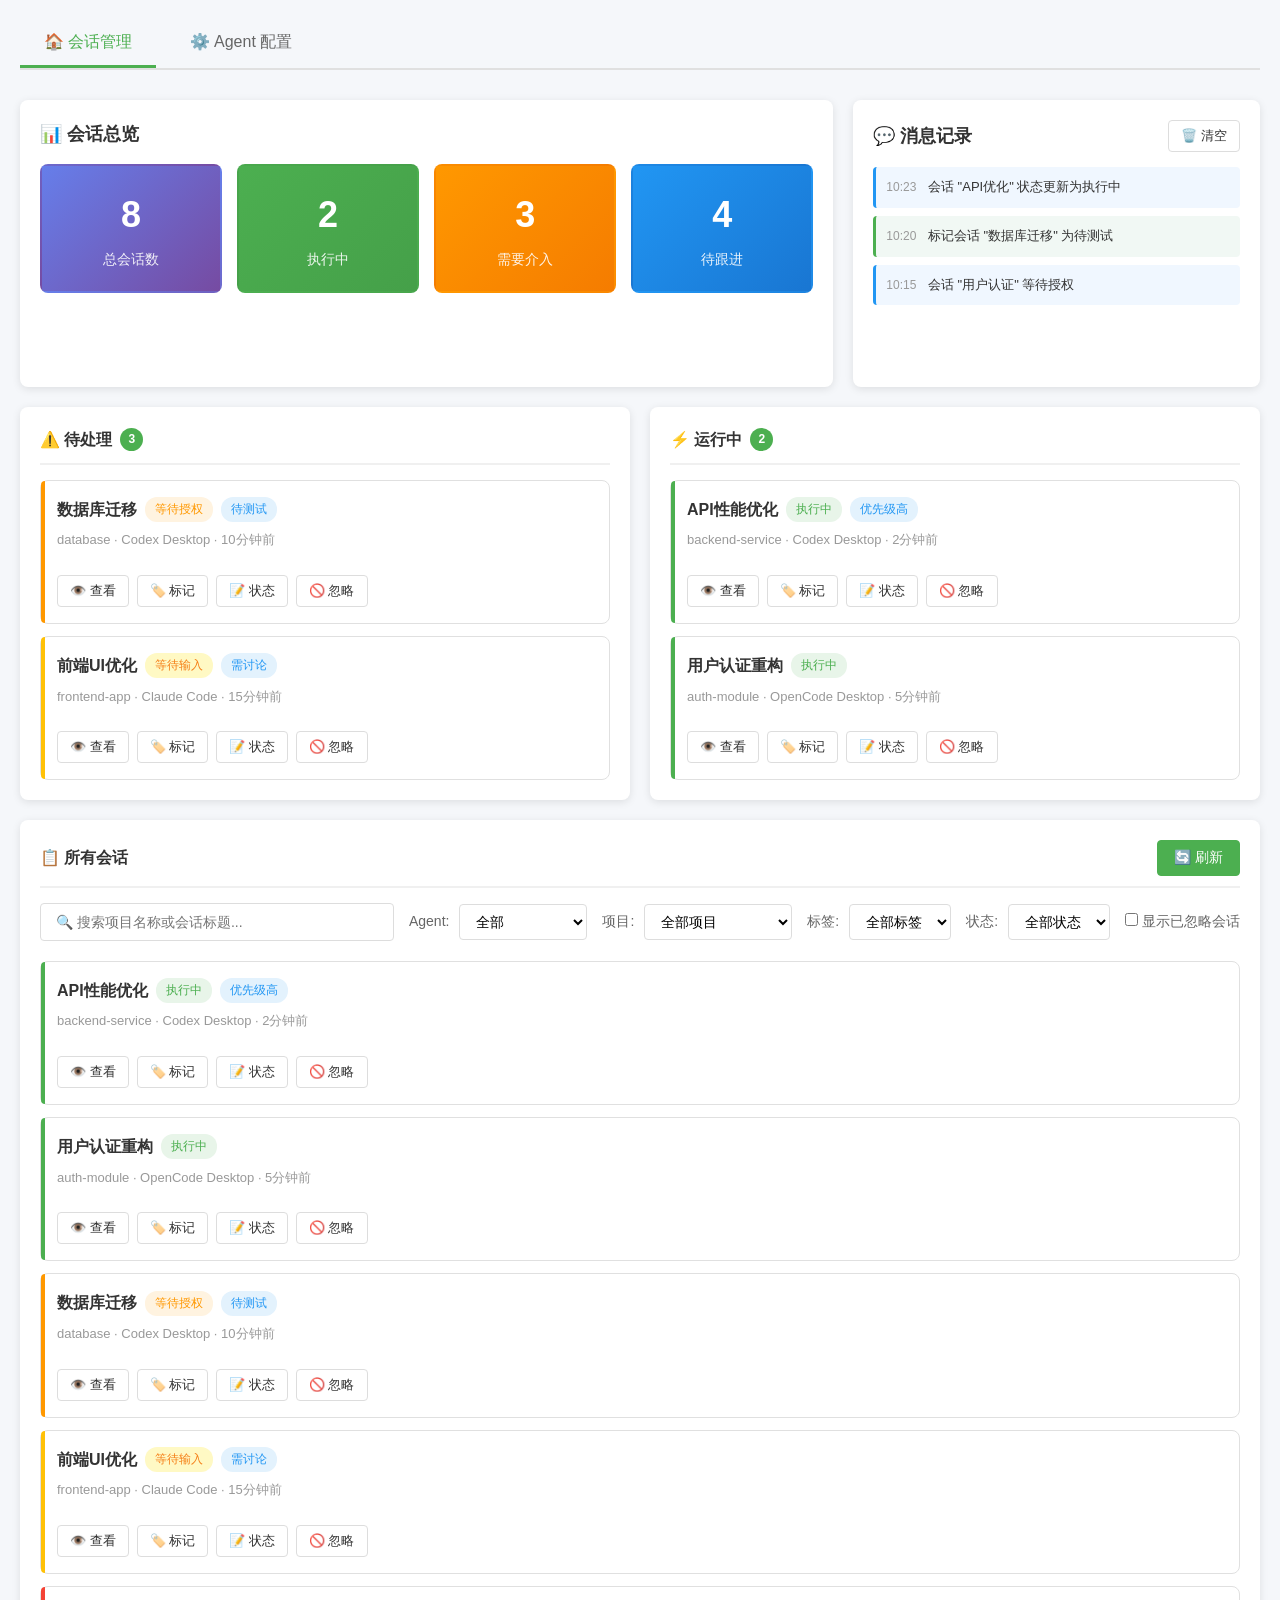
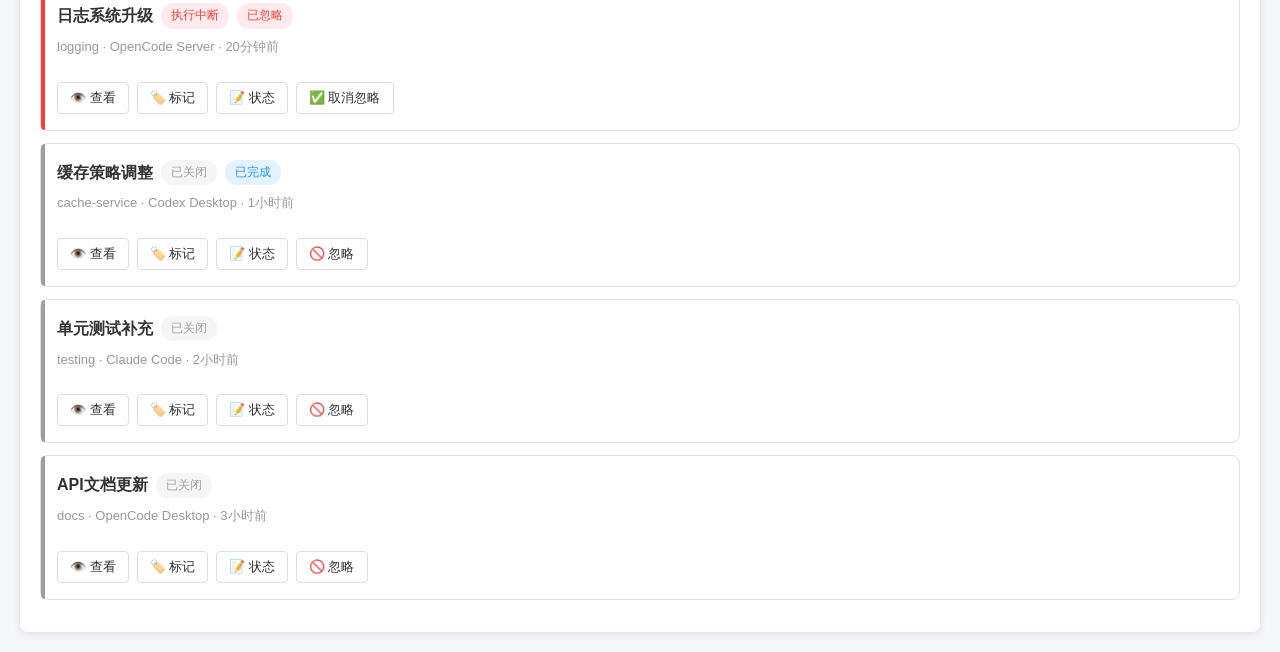
<file: docs/prototypes/agenthub-prototype.html>
<!DOCTYPE html>
<html lang="zh-CN">
<head>
    <meta charset="UTF-8">
    <meta name="viewport" content="width=device-width, initial-scale=1.0">
    <title>AgentHub - Agent 配置与会话管理</title>
    <style>
        * {
            margin: 0;
            padding: 0;
            box-sizing: border-box;
        }

        body {
            font-family: -apple-system, BlinkMacSystemFont, 'Segoe UI', 'Microsoft YaHei', sans-serif;
            background: #f5f7fa;
            color: #333;
            line-height: 1.6;
        }

        .container {
            max-width: 1400px;
            margin: 0 auto;
            padding: 20px;
        }

        /* 标签页导航 */
        .tabs {
            display: flex;
            gap: 10px;
            margin-bottom: 30px;
            border-bottom: 2px solid #e0e0e0;
        }

        .tab {
            padding: 12px 24px;
            background: none;
            border: none;
            border-bottom: 3px solid transparent;
            cursor: pointer;
            font-size: 16px;
            font-weight: 500;
            color: #666;
            transition: all 0.3s;
        }

        .tab:hover {
            color: #333;
        }

        .tab.active {
            color: #4CAF50;
            border-bottom-color: #4CAF50;
        }

        .tab-content {
            display: none;
        }

        .tab-content.active {
            display: block;
        }

        /* 通用按钮样式 - 统一所有按钮样式 */
        .btn {
            padding: 8px 16px;
            border: 1px solid #ddd;
            border-radius: 4px;
            cursor: pointer;
            font-size: 14px;
            transition: all 0.2s;
            background: white;
            color: #333;
        }

        .btn:hover {
            background: #f5f5f5;
            border-color: #999;
        }

        .btn-primary {
            background: #4CAF50;
            color: white;
            border-color: #4CAF50;
        }

        .btn-primary:hover {
            background: #45a049;
        }

        .btn-danger {
            background: #f44336;
            color: white;
            border-color: #f44336;
        }

        .btn-danger:hover {
            background: #da190b;
        }

        .btn-small {
            padding: 6px 12px;
            font-size: 13px;
        }

        /* 页面头部 */
        .page-header {
            display: flex;
            justify-content: space-between;
            align-items: center;
            margin-bottom: 20px;
        }

        .page-title {
            font-size: 24px;
            font-weight: 600;
        }

        /* ============ 会话管理样式 ============ */

        /* 顶部区域：数字大屏 + 消息记录 */
        .top-section {
            display: grid;
            grid-template-columns: 2fr 1fr;
            gap: 20px;
            margin-bottom: 20px;
        }

        /* 数字大屏 */
        .dashboard {
            background: white;
            padding: 20px;
            border-radius: 8px;
            box-shadow: 0 2px 8px rgba(0,0,0,0.1);
        }

        .dashboard-title {
            font-size: 18px;
            font-weight: 600;
            margin-bottom: 15px;
        }

        .stats-grid {
            display: grid;
            grid-template-columns: repeat(4, 1fr);
            gap: 15px;
        }

        .stat-card {
            padding: 20px;
            border-radius: 8px;
            text-align: center;
            cursor: pointer;
            transition: all 0.3s;
            border: 2px solid transparent;
        }

        .stat-card:hover {
            transform: translateY(-2px);
            box-shadow: 0 4px 12px rgba(0,0,0,0.15);
        }

        .stat-card.total {
            background: linear-gradient(135deg, #667eea 0%, #764ba2 100%);
            color: white;
        }

        .stat-card.executing {
            background: linear-gradient(135deg, #4CAF50 0%, #45a049 100%);
            color: white;
        }

        .stat-card.attention {
            background: linear-gradient(135deg, #ff9800 0%, #f57c00 100%);
            color: white;
        }

        .stat-card.followup {
            background: linear-gradient(135deg, #2196F3 0%, #1976D2 100%);
            color: white;
        }

        .stat-value {
            font-size: 36px;
            font-weight: bold;
            margin-bottom: 5px;
        }

        .stat-label {
            font-size: 14px;
            opacity: 0.9;
        }

        /* 消息记录 */
        .message-panel {
            background: white;
            padding: 20px;
            border-radius: 8px;
            box-shadow: 0 2px 8px rgba(0,0,0,0.1);
            display: flex;
            flex-direction: column;
        }

        .message-header {
            display: flex;
            justify-content: space-between;
            align-items: center;
            margin-bottom: 15px;
        }

        .message-title {
            font-size: 18px;
            font-weight: 600;
        }

        .message-list {
            flex: 1;
            overflow-y: auto;
            max-height: 200px;
            min-height: 200px;
        }

        .message-item {
            padding: 10px;
            margin-bottom: 8px;
            background: #f9f9f9;
            border-radius: 4px;
            border-left: 3px solid #4CAF50;
            font-size: 13px;
        }

        .message-item.info {
            border-left-color: #2196F3;
        }

        .message-item.warning {
            border-left-color: #ff9800;
        }

        .message-item.error {
            border-left-color: #f44336;
        }

        .message-item.user-action {
            border-left-color: #4CAF50;
            background: #f1f8f4;
        }

        .message-item.session-event {
            border-left-color: #2196F3;
            background: #f0f7ff;
        }

        .message-time {
            color: #999;
            font-size: 12px;
            margin-right: 8px;
        }

        .message-content {
            color: #333;
        }

        /* 中部区域：待处理 + 运行中 */
        .middle-section {
            display: grid;
            grid-template-columns: 1fr 1fr;
            gap: 20px;
            margin-bottom: 20px;
        }

        .fixed-section {
            background: white;
            padding: 20px;
            border-radius: 8px;
            box-shadow: 0 2px 8px rgba(0,0,0,0.1);
        }

        .section-header {
            display: flex;
            justify-content: space-between;
            align-items: center;
            margin-bottom: 15px;
            padding-bottom: 10px;
            border-bottom: 2px solid #f0f0f0;
        }

        .section-title {
            font-size: 16px;
            font-weight: 600;
            display: flex;
            align-items: center;
            gap: 8px;
        }

        .section-count {
            background: #4CAF50;
            color: white;
            padding: 2px 8px;
            border-radius: 12px;
            font-size: 12px;
        }

        .fixed-list {
            max-height: 300px;
            overflow-y: auto;
        }

        /* 底部区域：所有会话 */
        .bottom-section {
            background: white;
            padding: 20px;
            border-radius: 8px;
            box-shadow: 0 2px 8px rgba(0,0,0,0.1);
        }

        /* 搜索和筛选 */
        .search-filter {
            display: flex;
            gap: 15px;
            margin-bottom: 20px;
            flex-wrap: wrap;
        }

        .search-box {
            flex: 1;
            min-width: 300px;
        }

        .search-box input {
            width: 100%;
            padding: 10px 15px;
            border: 1px solid #ddd;
            border-radius: 4px;
            font-size: 14px;
        }

        .filter-group {
            display: flex;
            gap: 10px;
            align-items: center;
        }

        .filter-group label {
            font-size: 14px;
            color: #666;
        }

        .filter-group select {
            padding: 8px 12px;
            border: 1px solid #ddd;
            border-radius: 4px;
            font-size: 14px;
            background: white;
        }

        /* 会话卡片 */
        .session-card {
            background: white;
            border: 1px solid #e0e0e0;
            border-radius: 8px;
            padding: 16px;
            margin-bottom: 12px;
            position: relative;
            transition: all 0.3s;
        }

        .session-card:hover {
            box-shadow: 0 4px 12px rgba(0,0,0,0.1);
            border-color: #4CAF50;
        }

        .session-card::before {
            content: '';
            position: absolute;
            left: 0;
            top: 0;
            bottom: 0;
            width: 4px;
            border-radius: 8px 0 0 8px;
        }

        .session-card.status-executing::before {
            background: #4CAF50;
        }

        .session-card.status-waiting-auth::before {
            background: #ff9800;
        }

        .session-card.status-waiting-input::before {
            background: #FFC107;
        }

        .session-card.status-interrupted::before {
            background: #f44336;
        }

        .session-card.status-closed::before {
            background: #9e9e9e;
        }

        .session-header {
            display: flex;
            justify-content: space-between;
            align-items: flex-start;
            margin-bottom: 12px;
        }

        .session-title {
            font-size: 16px;
            font-weight: 600;
            color: #333;
            margin-bottom: 8px;
            display: flex;
            align-items: center;
            gap: 8px;
            flex-wrap: wrap;
        }

        .session-meta {
            font-size: 13px;
            color: #999;
            display: flex;
            align-items: center;
            gap: 8px;
            margin-bottom: 12px;
        }

        .session-actions {
            display: flex;
            gap: 8px;
            margin-top: 12px;
        }

        /* 徽章 */
        .badge {
            padding: 3px 10px;
            border-radius: 12px;
            font-size: 12px;
            font-weight: 500;
        }

        .badge-executing {
            background: #e8f5e9;
            color: #4CAF50;
        }

        .badge-waiting-auth {
            background: #fff3e0;
            color: #ff9800;
        }

        .badge-waiting-input {
            background: #fff9c4;
            color: #F57F17;
        }

        .badge-interrupted {
            background: #ffebee;
            color: #f44336;
        }

        .badge-closed {
            background: #f5f5f5;
            color: #9e9e9e;
        }

        .badge-tag {
            background: #e3f2fd;
            color: #2196F3;
        }

        /* 空状态 */
        .empty-state {
            text-align: center;
            padding: 40px 20px;
            color: #999;
        }

        .empty-state-icon {
            font-size: 48px;
            margin-bottom: 10px;
        }

        /* ============ Agent 配置样式 ============ */

        .agent-grid {
            display: grid;
            grid-template-columns: repeat(auto-fill, minmax(350px, 1fr));
            gap: 20px;
        }

        .agent-card {
            background: white;
            border: 1px solid #e0e0e0;
            border-radius: 8px;
            padding: 20px;
            transition: all 0.3s;
            position: relative;
        }

        .agent-card:hover {
            box-shadow: 0 4px 12px rgba(0,0,0,0.1);
            border-color: #4CAF50;
        }

        .agent-card::before {
            content: '';
            position: absolute;
            left: 0;
            top: 0;
            bottom: 0;
            width: 4px;
            border-radius: 8px 0 0 8px;
        }

        .agent-card.status-configured::before {
            background: #4CAF50;
        }

        .agent-card.status-detected::before {
            background: #4CAF50;
        }

        .agent-card.status-partial::before {
            background: #ff9800;
        }

        .agent-card.status-needs-config::before {
            background: #2196F3;
        }

        .agent-card.status-not-found::before {
            background: #9e9e9e;
        }

        .agent-header {
            display: flex;
            align-items: center;
            gap: 15px;
            margin-bottom: 15px;
        }

        .agent-icon {
            font-size: 36px;
        }

        .agent-info {
            flex: 1;
        }

        .agent-name {
            font-size: 18px;
            font-weight: 600;
            color: #333;
            margin-bottom: 4px;
        }

        .agent-type {
            font-size: 13px;
            color: #999;
        }

        .agent-status {
            padding: 10px;
            background: #f9f9f9;
            border-radius: 4px;
            font-size: 13px;
            color: #666;
            margin-bottom: 15px;
        }

        .agent-actions {
            display: flex;
            gap: 8px;
        }

        /* 模态框 */
        .modal {
            display: none;
            position: fixed;
            top: 0;
            left: 0;
            right: 0;
            bottom: 0;
            background: rgba(0,0,0,0.5);
            z-index: 1000;
            align-items: center;
            justify-content: center;
        }

        .modal.active {
            display: flex;
        }

        .modal-content {
            background: white;
            padding: 30px;
            border-radius: 8px;
            max-width: 500px;
            width: 90%;
            max-height: 80vh;
            overflow-y: auto;
        }

        .modal-header {
            font-size: 20px;
            font-weight: 600;
            margin-bottom: 20px;
        }

        .form-group {
            margin-bottom: 20px;
        }

        .form-group label {
            display: block;
            margin-bottom: 8px;
            font-size: 14px;
            font-weight: 500;
            color: #333;
        }

        .form-group input,
        .form-group textarea,
        .form-group select {
            width: 100%;
            padding: 10px;
            border: 1px solid #ddd;
            border-radius: 4px;
            font-size: 14px;
        }

        .form-group textarea {
            min-height: 80px;
            resize: vertical;
        }

        .tag-selection {
            display: flex;
            flex-wrap: wrap;
            gap: 8px;
            margin-top: 10px;
        }

        .tag-chip {
            padding: 6px 12px;
            background: #f0f0f0;
            border: 1px solid #ddd;
            border-radius: 16px;
            font-size: 13px;
            cursor: pointer;
            transition: all 0.2s;
        }

        .tag-chip:hover {
            background: #e0e0e0;
        }

        .tag-chip.selected {
            background: #e3f2fd;
            border-color: #2196F3;
            color: #2196F3;
        }

        .modal-actions {
            display: flex;
            gap: 10px;
            justify-content: flex-end;
            margin-top: 20px;
        }

        /* Toast 通知 */
        .toast {
            position: fixed;
            bottom: 20px;
            right: 20px;
            background: #333;
            color: white;
            padding: 15px 20px;
            border-radius: 4px;
            box-shadow: 0 4px 12px rgba(0,0,0,0.3);
            z-index: 2000;
            animation: slideIn 0.3s ease;
        }

        @keyframes slideIn {
            from {
                transform: translateX(400px);
                opacity: 0;
            }
            to {
                transform: translateX(0);
                opacity: 1;
            }
        }

        .toast.success {
            background: #4CAF50;
        }

        .toast.error {
            background: #f44336;
        }

        .toast.warning {
            background: #ff9800;
        }
    </style>
</head>
<body>
    <div class="container">
        <!-- 标签页导航 -->
        <div class="tabs">
            <button class="tab active" onclick="switchTab('sessions')">🏠 会话管理</button>
            <button class="tab" onclick="switchTab('agents')">⚙️ Agent 配置</button>
        </div>

        <!-- 会话管理内容 -->
        <div id="sessions-content" class="tab-content active">
            <!-- 顶部区域：数字大屏 + 消息记录 -->
            <div class="top-section">
                <!-- 数字大屏 -->
                <div class="dashboard">
                    <div class="dashboard-title">📊 会话总览</div>
                    <div class="stats-grid">
                        <div class="stat-card total" onclick="filterByDashboard('all')">
                            <div class="stat-value" id="stat-total">8</div>
                            <div class="stat-label">总会话数</div>
                        </div>
                        <div class="stat-card executing" onclick="filterByDashboard('executing')">
                            <div class="stat-value" id="stat-executing">2</div>
                            <div class="stat-label">执行中</div>
                        </div>
                        <div class="stat-card attention" onclick="filterByDashboard('attention')">
                            <div class="stat-value" id="stat-attention">3</div>
                            <div class="stat-label">需要介入</div>
                        </div>
                        <div class="stat-card followup" onclick="filterByDashboard('followup')">
                            <div class="stat-value" id="stat-followup">2</div>
                            <div class="stat-label">待跟进</div>
                        </div>
                    </div>
                </div>

                <!-- 消息记录 -->
                <div class="message-panel">
                    <div class="message-header">
                        <div class="message-title">💬 消息记录</div>
                        <button class="btn btn-small" onclick="clearMessages()">🗑️ 清空</button>
                    </div>
                    <div class="message-list" id="message-list">
                        <div class="message-item info session-event">
                            <span class="message-time">10:23</span>
                            <span class="message-content">会话 "API优化" 状态更新为执行中</span>
                        </div>
                        <div class="message-item user-action">
                            <span class="message-time">10:20</span>
                            <span class="message-content">标记会话 "数据库迁移" 为待测试</span>
                        </div>
                        <div class="message-item warning session-event">
                            <span class="message-time">10:15</span>
                            <span class="message-content">会话 "用户认证" 等待授权</span>
                        </div>
                    </div>
                </div>
            </div>

            <!-- 中部区域：待处理 + 运行中 -->
            <div class="middle-section">
                <!-- 待处理会话 -->
                <div class="fixed-section">
                    <div class="section-header">
                        <div class="section-title">
                            ⚠️ 待处理
                            <span class="section-count" id="attention-count">3</span>
                        </div>
                    </div>
                    <div class="fixed-list" id="attention-list"></div>
                </div>

                <!-- 运行中会话 -->
                <div class="fixed-section">
                    <div class="section-header">
                        <div class="section-title">
                            ⚡ 运行中
                            <span class="section-count" id="executing-count">2</span>
                        </div>
                    </div>
                    <div class="fixed-list" id="executing-list"></div>
                </div>
            </div>

            <!-- 底部区域：所有会话 -->
            <div class="bottom-section">
                <div class="section-header">
                    <div class="section-title">📋 所有会话</div>
                    <button class="btn btn-primary" onclick="refreshSessions()">🔄 刷新</button>
                </div>

                <!-- 搜索和筛选 -->
                <div class="search-filter">
                    <div class="search-box">
                        <input type="text" id="search-input" placeholder="🔍 搜索项目名称或会话标题..." oninput="filterSessions()">
                    </div>
                    <div class="filter-group">
                        <label>Agent:</label>
                        <select id="agent-filter" onchange="filterSessions()">
                            <option value="all">全部</option>
                            <option value="codex">Codex</option>
                            <option value="opencode">OpenCode</option>
                            <option value="claude">Claude Code</option>
                        </select>
                    </div>
                    <div class="filter-group">
                        <label>项目:</label>
                        <select id="project-filter" onchange="filterSessions()">
                            <option value="all">全部项目</option>
                        </select>
                    </div>
                    <div class="filter-group">
                        <label>标签:</label>
                        <select id="tag-filter" onchange="filterSessions()">
                            <option value="all">全部标签</option>
                            <option value="待测试">待测试</option>
                            <option value="需讨论">需讨论</option>
                            <option value="优先级高">优先级高</option>
                        </select>
                    </div>
                    <div class="filter-group">
                        <label>状态:</label>
                        <select id="status-filter" onchange="filterSessions()">
                            <option value="all">全部状态</option>
                            <option value="executing">执行中</option>
                            <option value="waiting-auth">等待授权</option>
                            <option value="waiting-input">等待输入</option>
                            <option value="interrupted">执行中断</option>
                            <option value="closed">已关闭</option>
                        </select>
                    </div>
                    <div class="filter-group">
                        <label>
                            <input type="checkbox" id="show-ignored" onchange="filterSessions()">
                            显示已忽略会话
                        </label>
                    </div>
                </div>

                <!-- 会话列表 -->
                <div id="all-sessions-list"></div>
            </div>
        </div>

        <!-- Agent 配置内容 -->
        <div id="agents-content" class="tab-content">
            <div class="page-header">
                <div class="page-title">⚙️ Agent 配置</div>
                <button class="btn btn-primary" onclick="showAddAgentModal()">➕ 手动添加</button>
            </div>

            <div class="agent-grid" id="agent-grid"></div>
        </div>

        <!-- 标记模态框 -->
        <div class="modal" id="mark-modal">
            <div class="modal-content">
                <div class="modal-header">🏷️ 标记会话</div>
                <div class="form-group">
                    <label>选择标签</label>
                    <div class="tag-selection" id="tag-selection"></div>
                </div>
                <div class="form-group">
                    <label>自定义标签</label>
                    <input type="text" id="custom-tag" placeholder="输入新标签，回车添加" onkeypress="handleTagInput(event)">
                </div>
                <div class="form-group">
                    <label>备注</label>
                    <textarea id="mark-note" placeholder="添加备注信息..."></textarea>
                </div>
                <div class="form-group">
                    <label>提醒时间</label>
                    <select id="remind-time">
                        <option value="">不设置提醒</option>
                        <option value="1h">1小时后</option>
                        <option value="3h">3小时后</option>
                        <option value="tomorrow">明天上午9:00</option>
                        <option value="nextweek">下周一上午9:00</option>
                    </select>
                </div>
                <div class="modal-actions">
                    <button class="btn" onclick="closeModal('mark-modal')">取消</button>
                    <button class="btn btn-primary" onclick="saveMark()">保存</button>
                </div>
            </div>
        </div>

        <!-- 状态编辑模态框 -->
        <div class="modal" id="status-modal">
            <div class="modal-content">
                <div class="modal-header">📝 编辑状态</div>
                <div class="form-group">
                    <label>会话状态</label>
                    <select id="status-select">
                        <option value="executing">执行中</option>
                        <option value="waiting-auth">等待授权</option>
                        <option value="waiting-input">等待输入</option>
                        <option value="interrupted">执行中断</option>
                        <option value="closed">已关闭</option>
                    </select>
                </div>
                <div class="modal-actions">
                    <button class="btn" onclick="closeModal('status-modal')">取消</button>
                    <button class="btn btn-primary" onclick="saveStatus()">保存</button>
                </div>
            </div>
        </div>

        <!-- 忽略模态框 -->
        <div class="modal" id="ignore-modal">
            <div class="modal-content">
                <div class="modal-header">🚫 忽略会话</div>
                <div class="form-group">
                    <label>忽略原因</label>
                    <textarea id="ignore-reason" placeholder="说明忽略的原因..."></textarea>
                </div>
                <div class="modal-actions">
                    <button class="btn" onclick="closeModal('ignore-modal')">取消</button>
                    <button class="btn btn-danger" onclick="saveIgnore()">确认忽略</button>
                </div>
            </div>
        </div>

        <!-- Agent 编辑模态框 -->
        <div class="modal" id="agent-modal">
            <div class="modal-content">
                <div class="modal-header" id="agent-modal-title">编辑 Agent</div>
                <div class="form-group">
                    <label>配置名称</label>
                    <input type="text" id="agent-name" placeholder="输入配置名称">
                </div>
                <div class="form-group">
                    <label>Agent 类型</label>
                    <select id="agent-type-select">
                        <option value="codex">Codex</option>
                        <option value="opencode">OpenCode</option>
                        <option value="claude">Claude Code</option>
                    </select>
                </div>
                <div class="form-group">
                    <label>数据目录</label>
                    <input type="text" id="agent-path" placeholder="输入数据目录路径">
                </div>
                <div class="modal-actions">
                    <button class="btn" onclick="closeModal('agent-modal')">取消</button>
                    <button class="btn btn-primary" onclick="saveAgent()">保存</button>
                </div>
            </div>
        </div>
    </div>

    <script>
        // ============ 标签页切换 ============
        function switchTab(tabName) {
            // 更新标签按钮
            document.querySelectorAll('.tab').forEach(tab => tab.classList.remove('active'));
            event.target.classList.add('active');

            // 更新内容区域
            document.querySelectorAll('.tab-content').forEach(content => content.classList.remove('active'));
            document.getElementById(tabName + '-content').classList.add('active');
        }

        // ============ 会话管理数据 ============
        const sessions = [
            {id: 1, title: 'API性能优化', project: 'backend-service', agent: 'codex', agentName: 'Codex Desktop', status: 'executing', tags: ['优先级高'], updateTime: '2分钟前', ignored: false},
            {id: 2, title: '用户认证重构', project: 'auth-module', agent: 'opencode', agentName: 'OpenCode Desktop', status: 'executing', tags: [], updateTime: '5分钟前', ignored: false},
            {id: 3, title: '数据库迁移', project: 'database', agent: 'codex', agentName: 'Codex Desktop', status: 'waiting-auth', tags: ['待测试'], updateTime: '10分钟前', ignored: false},
            {id: 4, title: '前端UI优化', project: 'frontend-app', agent: 'claude', agentName: 'Claude Code', status: 'waiting-input', tags: ['需讨论'], updateTime: '15分钟前', ignored: false},
            {id: 5, title: '日志系统升级', project: 'logging', agent: 'opencode', agentName: 'OpenCode Server', status: 'interrupted', tags: [], updateTime: '20分钟前', ignored: true},
            {id: 6, title: '缓存策略调整', project: 'cache-service', agent: 'codex', agentName: 'Codex Desktop', status: 'closed', tags: ['已完成'], updateTime: '1小时前', ignored: false},
            {id: 7, title: '单元测试补充', project: 'testing', agent: 'claude', agentName: 'Claude Code', status: 'closed', tags: [], updateTime: '2小时前', ignored: false},
            {id: 8, title: 'API文档更新', project: 'docs', agent: 'opencode', agentName: 'OpenCode Desktop', status: 'closed', tags: [], updateTime: '3小时前', ignored: false}
        ];

        const allTags = ['待测试', '需讨论', '优先级高', '性能优化', '代码审查', '部署准备'];
        let selectedTags = [];
        let currentSessionId = null;
        let messages = [
            {time: '10:23', content: '会话 "API优化" 状态更新为执行中', type: 'info', source: 'session'},
            {time: '10:20', content: '标记会话 "数据库迁移" 为待测试', type: 'success', source: 'user'},
            {time: '10:15', content: '会话 "用户认证" 等待授权', type: 'warning', source: 'session'}
        ];

        // ============ 会话管理功能 ============
        function renderSessions() {
            renderSessionList('attention-list', sessions.filter(s => ['waiting-auth', 'waiting-input', 'interrupted'].includes(s.status)));
            renderSessionList('executing-list', sessions.filter(s => s.status === 'executing'));
            renderSessionList('all-sessions-list', sessions);
            updateStats();
        }

        function renderSessionList(containerId, sessionList) {
            const container = document.getElementById(containerId);
            if (sessionList.length === 0) {
                container.innerHTML = '<div class="empty-state"><div class="empty-state-icon">📭</div><div>暂无会话</div></div>';
                return;
            }

            container.innerHTML = sessionList.map(s => {
                const statusText = {
                    'executing': '执行中',
                    'waiting-auth': '等待授权',
                    'waiting-input': '等待输入',
                    'interrupted': '执行中断',
                    'closed': '已关闭'
                }[s.status];

                const tagBadges = s.tags.map(tag => `<span class="badge badge-tag">${tag}</span>`).join('');
                const ignoredBadge = s.ignored ? '<span class="badge badge-interrupted">已忽略</span>' : '';

                // 忽略按钮：已忽略显示"取消忽略"，未忽略显示"忽略"
                const ignoreBtn = s.ignored
                    ? `<button class="btn btn-small" onclick="cancelIgnore(${s.id})">✅ 取消忽略</button>`
                    : `<button class="btn btn-small" onclick="showIgnoreModal(${s.id})">🚫 忽略</button>`;

                return `
                    <div class="session-card status-${s.status}">
                        <div class="session-header">
                            <div>
                                <div class="session-title">
                                    ${s.title}
                                    <span class="badge badge-${s.status}">${statusText}</span>
                                    ${ignoredBadge}
                                    ${tagBadges}
                                </div>
                                <div class="session-meta">
                                    ${s.project} · ${s.agentName} · ${s.updateTime}
                                </div>
                            </div>
                        </div>
                        <div class="session-actions">
                            <button class="btn btn-small" onclick="openSession(${s.id})">👁️ 查看</button>
                            <button class="btn btn-small" onclick="showMarkModal(${s.id})">🏷️ 标记</button>
                            <button class="btn btn-small" onclick="showStatusModal(${s.id})">📝 状态</button>
                            ${ignoreBtn}
                        </div>
                    </div>
                `;
            }).join('');
        }

        function updateStats() {
            document.getElementById('stat-total').textContent = sessions.length;
            document.getElementById('stat-executing').textContent = sessions.filter(s => s.status === 'executing').length;
            document.getElementById('stat-attention').textContent = sessions.filter(s => ['waiting-auth', 'waiting-input', 'interrupted'].includes(s.status)).length;
            document.getElementById('stat-followup').textContent = sessions.filter(s => s.tags.length > 0).length;

            document.getElementById('attention-count').textContent = sessions.filter(s => ['waiting-auth', 'waiting-input', 'interrupted'].includes(s.status)).length;
            document.getElementById('executing-count').textContent = sessions.filter(s => s.status === 'executing').length;
        }

        function filterByDashboard(type) {
            const searchInput = document.getElementById('search-input');
            const agentFilter = document.getElementById('agent-filter');
            const tagFilter = document.getElementById('tag-filter');

            // 重置所有筛选
            searchInput.value = '';
            agentFilter.value = 'all';
            tagFilter.value = 'all';

            let filtered = sessions;
            if (type === 'executing') {
                filtered = sessions.filter(s => s.status === 'executing');
            } else if (type === 'attention') {
                filtered = sessions.filter(s => ['waiting-auth', 'waiting-input', 'interrupted'].includes(s.status));
            } else if (type === 'followup') {
                filtered = sessions.filter(s => s.tags.length > 0);
            }

            renderSessionList('all-sessions-list', filtered);
            addMessage(`筛选显示 ${filtered.length} 个会话`, 'info');
        }

        function filterSessions() {
            const searchText = document.getElementById('search-input').value.toLowerCase();
            const agentFilter = document.getElementById('agent-filter').value;
            const projectFilter = document.getElementById('project-filter').value;
            const tagFilter = document.getElementById('tag-filter').value;
            const statusFilter = document.getElementById('status-filter').value;
            const showIgnored = document.getElementById('show-ignored').checked;

            let filtered = sessions.filter(s => {
                // 默认不显示已忽略的会话，除非勾选了"显示已忽略会话"
                if (s.ignored && !showIgnored) {
                    return false;
                }

                const matchSearch = searchText === '' || s.title.toLowerCase().includes(searchText) || s.project.toLowerCase().includes(searchText);
                const matchAgent = agentFilter === 'all' || s.agent === agentFilter;
                const matchProject = projectFilter === 'all' || s.project === projectFilter;
                const matchTag = tagFilter === 'all' || s.tags.includes(tagFilter);
                const matchStatus = statusFilter === 'all' || s.status === statusFilter;

                return matchSearch && matchAgent && matchProject && matchTag && matchStatus;
            });

            renderSessionList('all-sessions-list', filtered);
        }

        function refreshSessions() {
            addMessage('刷新会话列表...', 'info');
            setTimeout(() => {
                renderSessions();
                addMessage('会话列表已更新', 'success');
            }, 500);
        }

        // ============ 消息记录功能 ============
        function addMessage(content, type = 'success', source = 'user') {
            const now = new Date();
            const time = `${now.getHours().toString().padStart(2, '0')}:${now.getMinutes().toString().padStart(2, '0')}`;
            messages.unshift({time, content, type, source});
            if (messages.length > 20) messages.pop();
            renderMessages();
        }

        function renderMessages() {
            const container = document.getElementById('message-list');
            container.innerHTML = messages.map(m => {
                const sourceClass = m.source === 'user' ? 'user-action' : 'session-event';
                return `<div class="message-item ${m.type} ${sourceClass}">
                    <span class="message-time">${m.time}</span>
                    <span class="message-content">${m.content}</span>
                </div>`;
            }).join('');
        }

        function clearMessages() {
            if (confirm('确定要清空所有消息记录吗？')) {
                messages = [];
                renderMessages();
                showToast('消息记录已清空', 'success');
            }
        }

        // ============ 会话操作 ============
        function openSession(id) {
            const session = sessions.find(s => s.id === id);
            addMessage(`打开会话 "${session.title}"`, 'info');
            showToast(`正在打开会话 "${session.title}"...`, 'success');
        }

        function showMarkModal(id) {
            currentSessionId = id;
            const session = sessions.find(s => s.id === id);
            selectedTags = [...session.tags];

            const tagSelection = document.getElementById('tag-selection');
            tagSelection.innerHTML = allTags.map(tag =>
                `<div class="tag-chip ${selectedTags.includes(tag) ? 'selected' : ''}" onclick="toggleTag('${tag}')">${tag}</div>`
            ).join('');

            document.getElementById('custom-tag').value = '';
            document.getElementById('mark-note').value = '';
            document.getElementById('remind-time').value = '';

            openModal('mark-modal');
        }

        function toggleTag(tag) {
            const idx = selectedTags.indexOf(tag);
            if (idx > -1) {
                selectedTags.splice(idx, 1);
            } else {
                if (selectedTags.length >= 5) {
                    showToast('最多只能选择5个标签', 'warning');
                    return;
                }
                selectedTags.push(tag);
            }

            const tagSelection = document.getElementById('tag-selection');
            tagSelection.innerHTML = allTags.map(tag =>
                `<div class="tag-chip ${selectedTags.includes(tag) ? 'selected' : ''}" onclick="toggleTag('${tag}')">${tag}</div>`
            ).join('');
        }

        function handleTagInput(event) {
            if (event.key === 'Enter') {
                const input = event.target;
                const newTag = input.value.trim();

                if (newTag && newTag.length <= 20) {
                    if (!allTags.includes(newTag)) {
                        allTags.push(newTag);
                    }
                    if (!selectedTags.includes(newTag)) {
                        if (selectedTags.length >= 5) {
                            showToast('最多只能选择5个标签', 'warning');
                            return;
                        }
                        selectedTags.push(newTag);
                    }

                    const tagSelection = document.getElementById('tag-selection');
                    tagSelection.innerHTML = allTags.map(tag =>
                        `<div class="tag-chip ${selectedTags.includes(tag) ? 'selected' : ''}" onclick="toggleTag('${tag}')">${tag}</div>`
                    ).join('');

                    input.value = '';
                }
            }
        }

        function saveMark() {
            const session = sessions.find(s => s.id === currentSessionId);
            session.tags = [...selectedTags];

            closeModal('mark-modal');
            renderSessions();
            addMessage(`标记会话 "${session.title}": ${selectedTags.join(', ')}`, 'success');
            showToast('标记已保存', 'success');
        }

        function showStatusModal(id) {
            currentSessionId = id;
            const session = sessions.find(s => s.id === id);
            document.getElementById('status-select').value = session.status;
            openModal('status-modal');
        }

        function saveStatus() {
            const session = sessions.find(s => s.id === currentSessionId);
            const newStatus = document.getElementById('status-select').value;
            const oldStatus = session.status;
            session.status = newStatus;

            closeModal('status-modal');
            renderSessions();

            const statusText = {
                'executing': '执行中',
                'waiting-auth': '等待授权',
                'waiting-input': '等待输入',
                'interrupted': '执行中断',
                'closed': '已关闭'
            };

            addMessage(`会话 "${session.title}" 状态从 ${statusText[oldStatus]} 更新为 ${statusText[newStatus]}`, 'info');
            showToast('状态已更新', 'success');
        }

        function showIgnoreModal(id) {
            currentSessionId = id;
            document.getElementById('ignore-reason').value = '';
            openModal('ignore-modal');
        }

        function saveIgnore() {
            const session = sessions.find(s => s.id === currentSessionId);
            const reason = document.getElementById('ignore-reason').value;

            session.ignored = true;

            closeModal('ignore-modal');
            renderSessions();
            addMessage(`忽略会话 "${session.title}"${reason ? ': ' + reason : ''}`, 'warning');
            showToast('会话已标记为忽略', 'success');
        }

        function cancelIgnore(id) {
            const session = sessions.find(s => s.id === id);
            session.ignored = false;

            renderSessions();
            addMessage(`取消忽略会话 "${session.title}"`, 'info');
            showToast('已取消忽略', 'success');
        }

        // ============ Agent 配置数据 ============
        const agents = [
            {id: 'codex', name: 'Codex Desktop', type: 'Desktop 版本', icon: '📟', status: 'configured', statusText: '已配置并验证通过 · 连接成功，发现 5 个会话', hidden: false},
            {id: 'opencode-desktop', name: 'OpenCode Desktop', type: 'Desktop 版本', icon: '💻', status: 'detected', statusText: '已探测到 · 发现: opencode.db (2 个会话)', hidden: false},
            {id: 'claude-code', name: 'Claude Code Desktop', type: 'Desktop 版本', icon: '🤖', status: 'configured', statusText: '已配置并验证通过 · 连接成功，发现 3 个会话', hidden: false},
            {id: 'opencode-server', name: 'OpenCode Server', type: 'Server 版本', icon: '🖥️', status: 'needs-config', statusText: '需要配置 · 请设置服务器地址和认证信息', hidden: false},
            {id: 'hermes', name: 'Hermes', type: 'Desktop 版本', icon: '⚡', status: 'not-found', statusText: '未找到 · 标准路径下未发现安装', hidden: false}
        ];

        // ============ Agent 配置功能 ============
        function renderAgents() {
            const container = document.getElementById('agent-grid');
            const visibleAgents = agents.filter(a => !a.hidden);

            container.innerHTML = visibleAgents.map(a => `
                <div class="agent-card status-${a.status}">
                    <div class="agent-header">
                        <div class="agent-icon">${a.icon}</div>
                        <div class="agent-info">
                            <div class="agent-name">${a.name}</div>
                            <div class="agent-type">${a.type}</div>
                        </div>
                    </div>
                    <div class="agent-status">${a.statusText}</div>
                    <div class="agent-actions">
                        <button class="btn btn-small" onclick="editProfile('${a.id}')">✏️ 编辑</button>
                        <button class="btn btn-small" onclick="testConnection('${a.id}')">🔄 测试</button>
                        <button class="btn btn-small" onclick="toggleHideAgent('${a.id}')">${a.hidden ? '👁️ 显示' : '🙈 隐藏'}</button>
                    </div>
                </div>
            `).join('');
        }

        function editProfile(id) {
            const agent = agents.find(a => a.id === id);
            document.getElementById('agent-modal-title').textContent = `编辑 ${agent.name}`;
            document.getElementById('agent-name').value = agent.name;
            openModal('agent-modal');
            showToast(`编辑 ${agent.name}`, 'info');
        }

        function testConnection(id) {
            const agent = agents.find(a => a.id === id);
            showToast(`正在测试 ${agent.name} 连接...`, 'info');
            setTimeout(() => {
                showToast(`${agent.name} 连接测试成功`, 'success');
            }, 1500);
        }

        function toggleHideAgent(id) {
            const agent = agents.find(a => a.id === id);
            agent.hidden = !agent.hidden;
            renderAgents();
            showToast(`${agent.name} 已${agent.hidden ? '隐藏' : '显示'}`, 'success');
        }

        function showAddAgentModal() {
            document.getElementById('agent-modal-title').textContent = '添加 Agent';
            document.getElementById('agent-name').value = '';
            openModal('agent-modal');
        }

        function saveAgent() {
            const name = document.getElementById('agent-name').value;
            closeModal('agent-modal');
            showToast(`Agent "${name}" 已保存`, 'success');
        }

        // ============ 模态框功能 ============
        function openModal(id) {
            document.getElementById(id).classList.add('active');
        }

        function closeModal(id) {
            document.getElementById(id).classList.remove('active');
        }

        // 点击模态框外部关闭
        document.addEventListener('click', (e) => {
            if (e.target.classList.contains('modal')) {
                e.target.classList.remove('active');
            }
        });

        // ============ Toast 通知 ============
        function showToast(message, type = 'success') {
            const toast = document.createElement('div');
            toast.className = `toast ${type}`;
            toast.textContent = message;
            document.body.appendChild(toast);

            setTimeout(() => {
                toast.remove();
            }, 3000);
        }

        // ============ 初始化 ============
        document.addEventListener('DOMContentLoaded', () => {
            renderSessions();
            renderMessages();
            renderAgents();
            initializeProjectFilter();
        });

        function initializeProjectFilter() {
            const projects = [...new Set(sessions.map(s => s.project))].sort();
            const projectFilter = document.getElementById('project-filter');
            projects.forEach(project => {
                const option = document.createElement('option');
                option.value = project;
                option.textContent = project;
                projectFilter.appendChild(option);
            });
        }
    </script>
</body>
</html>
</file>
